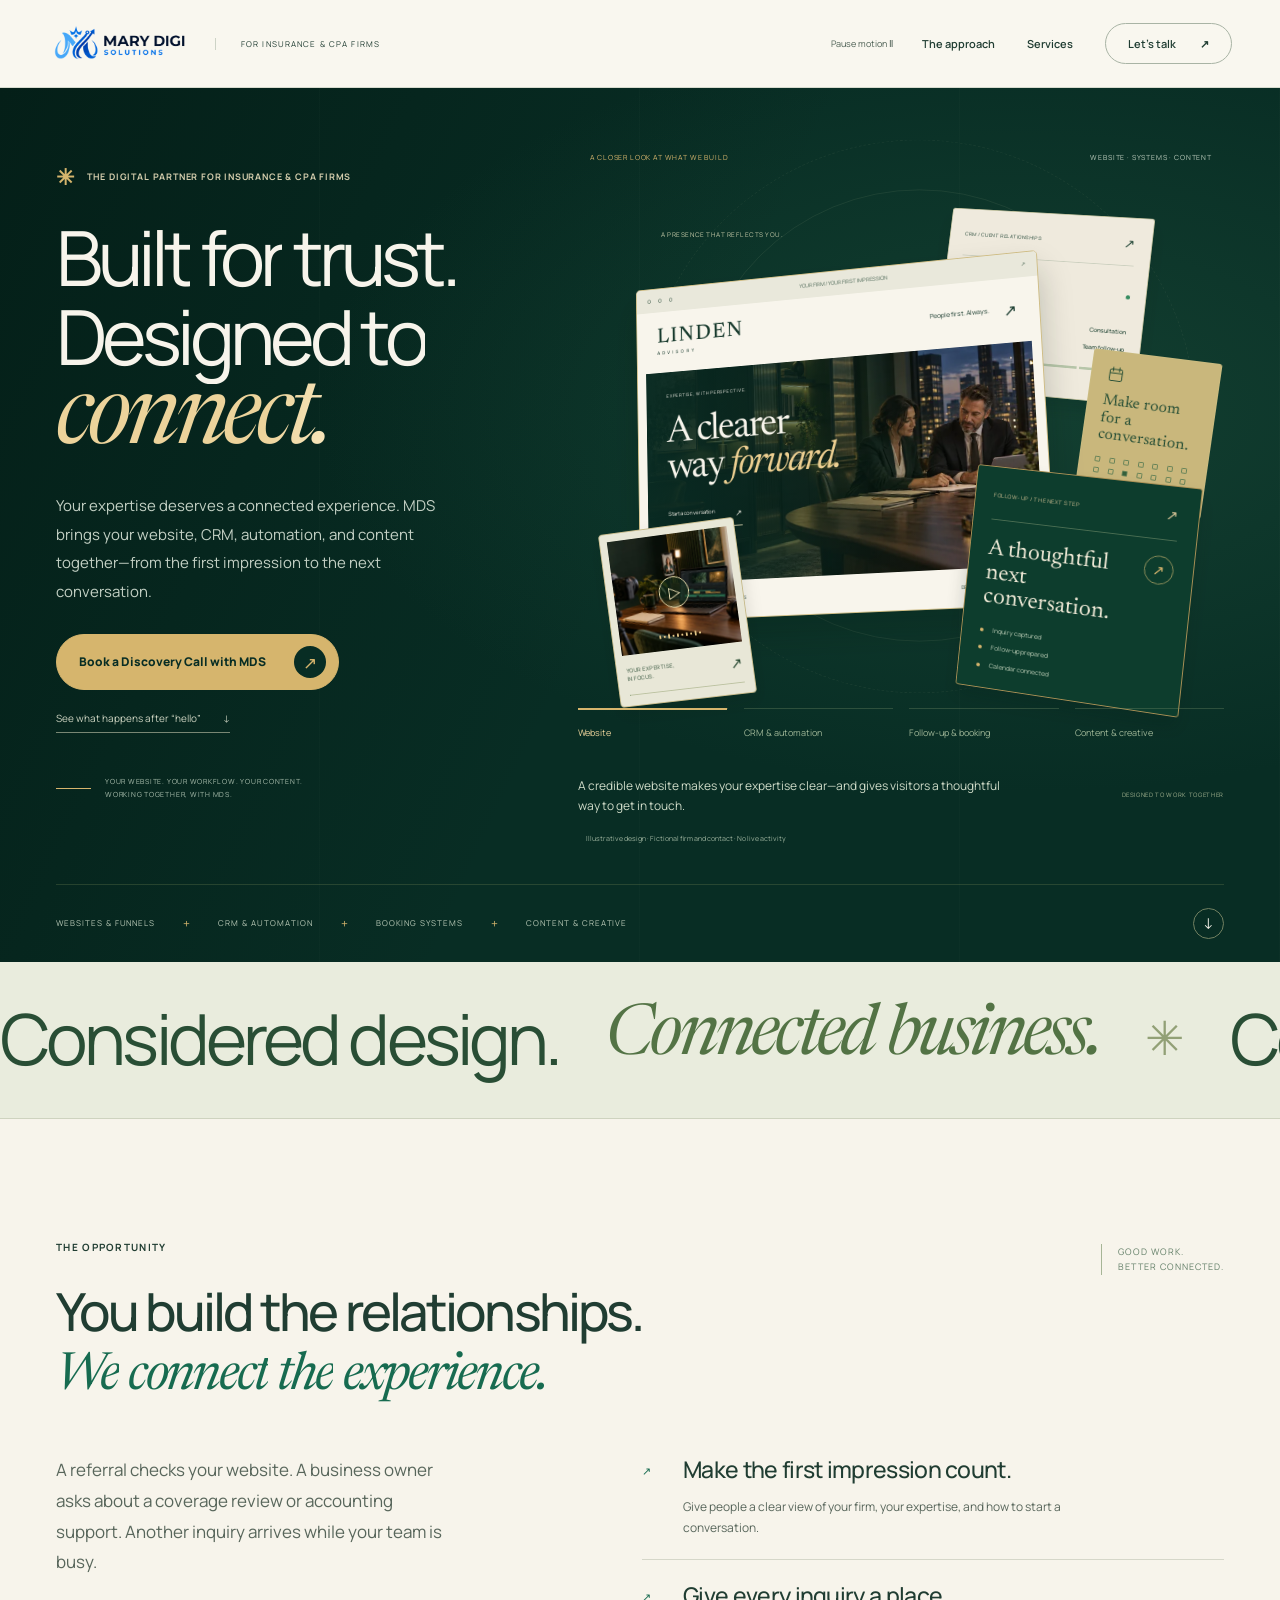
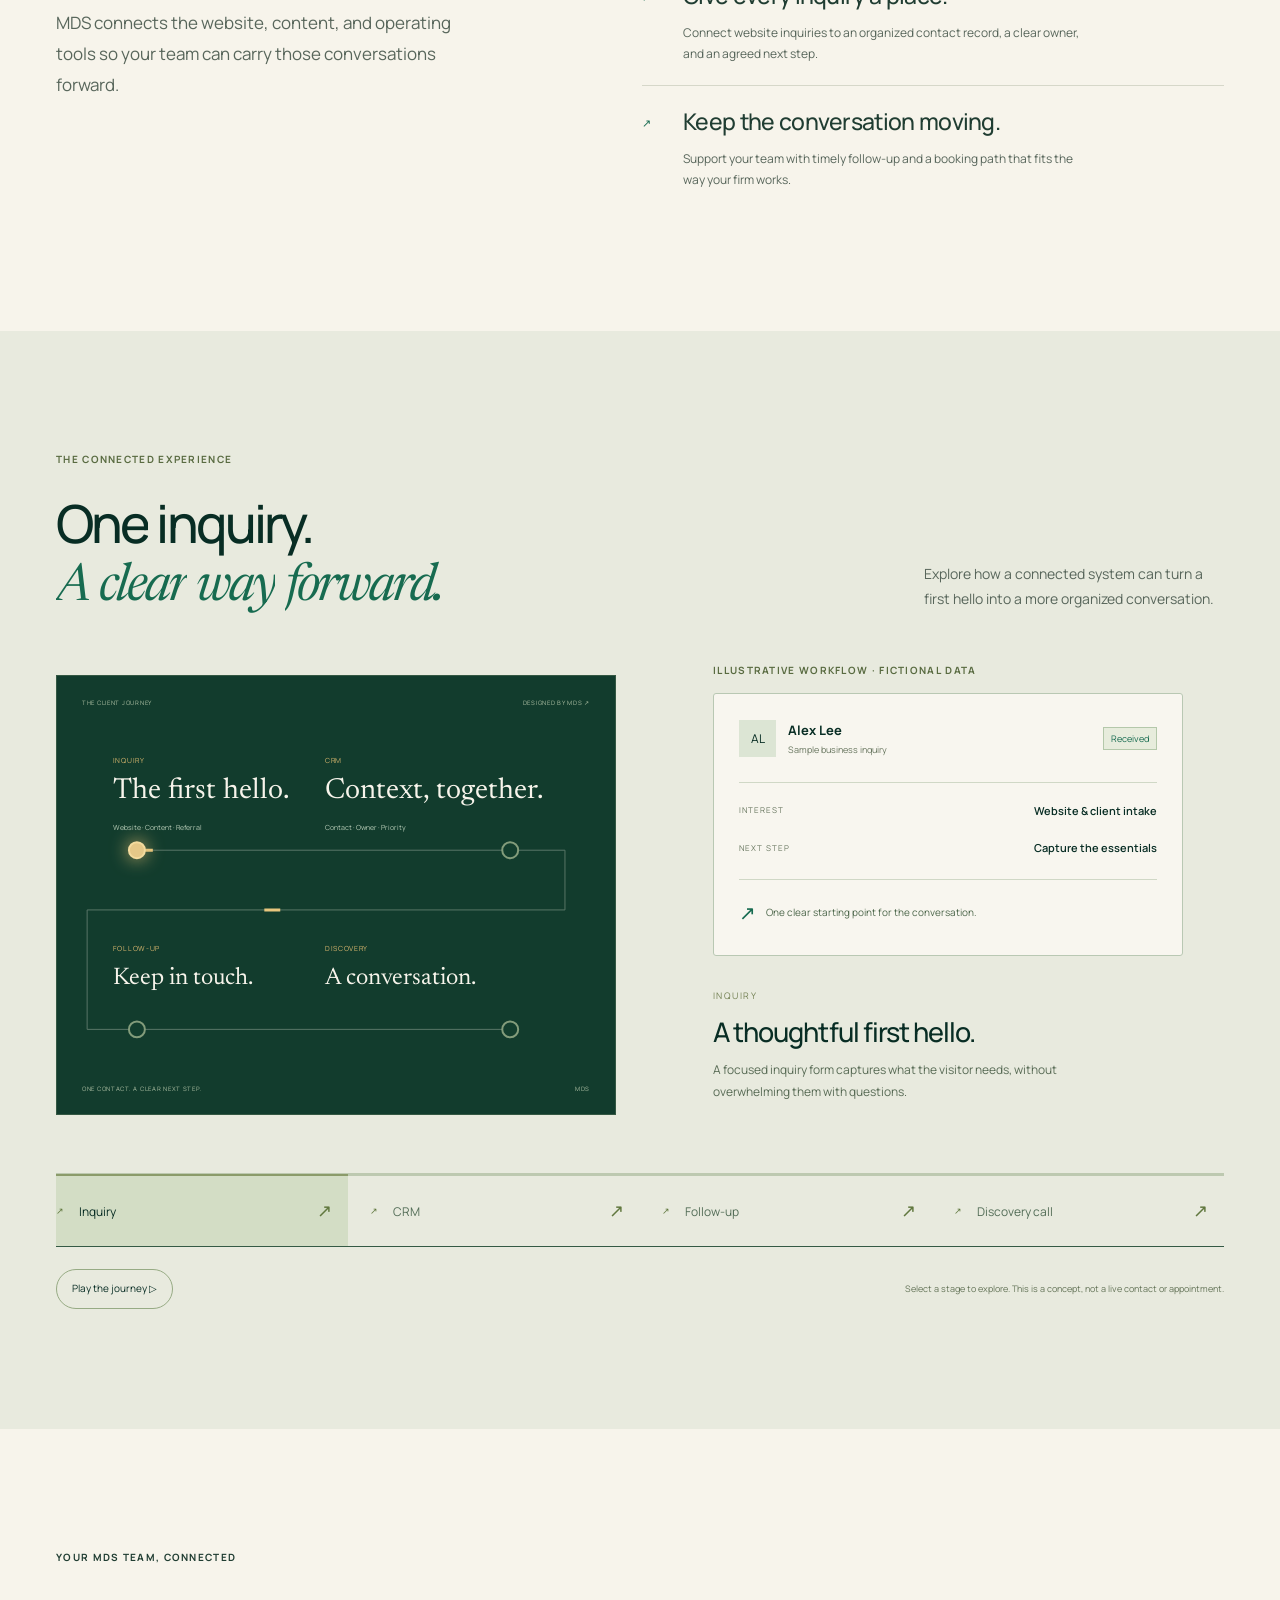
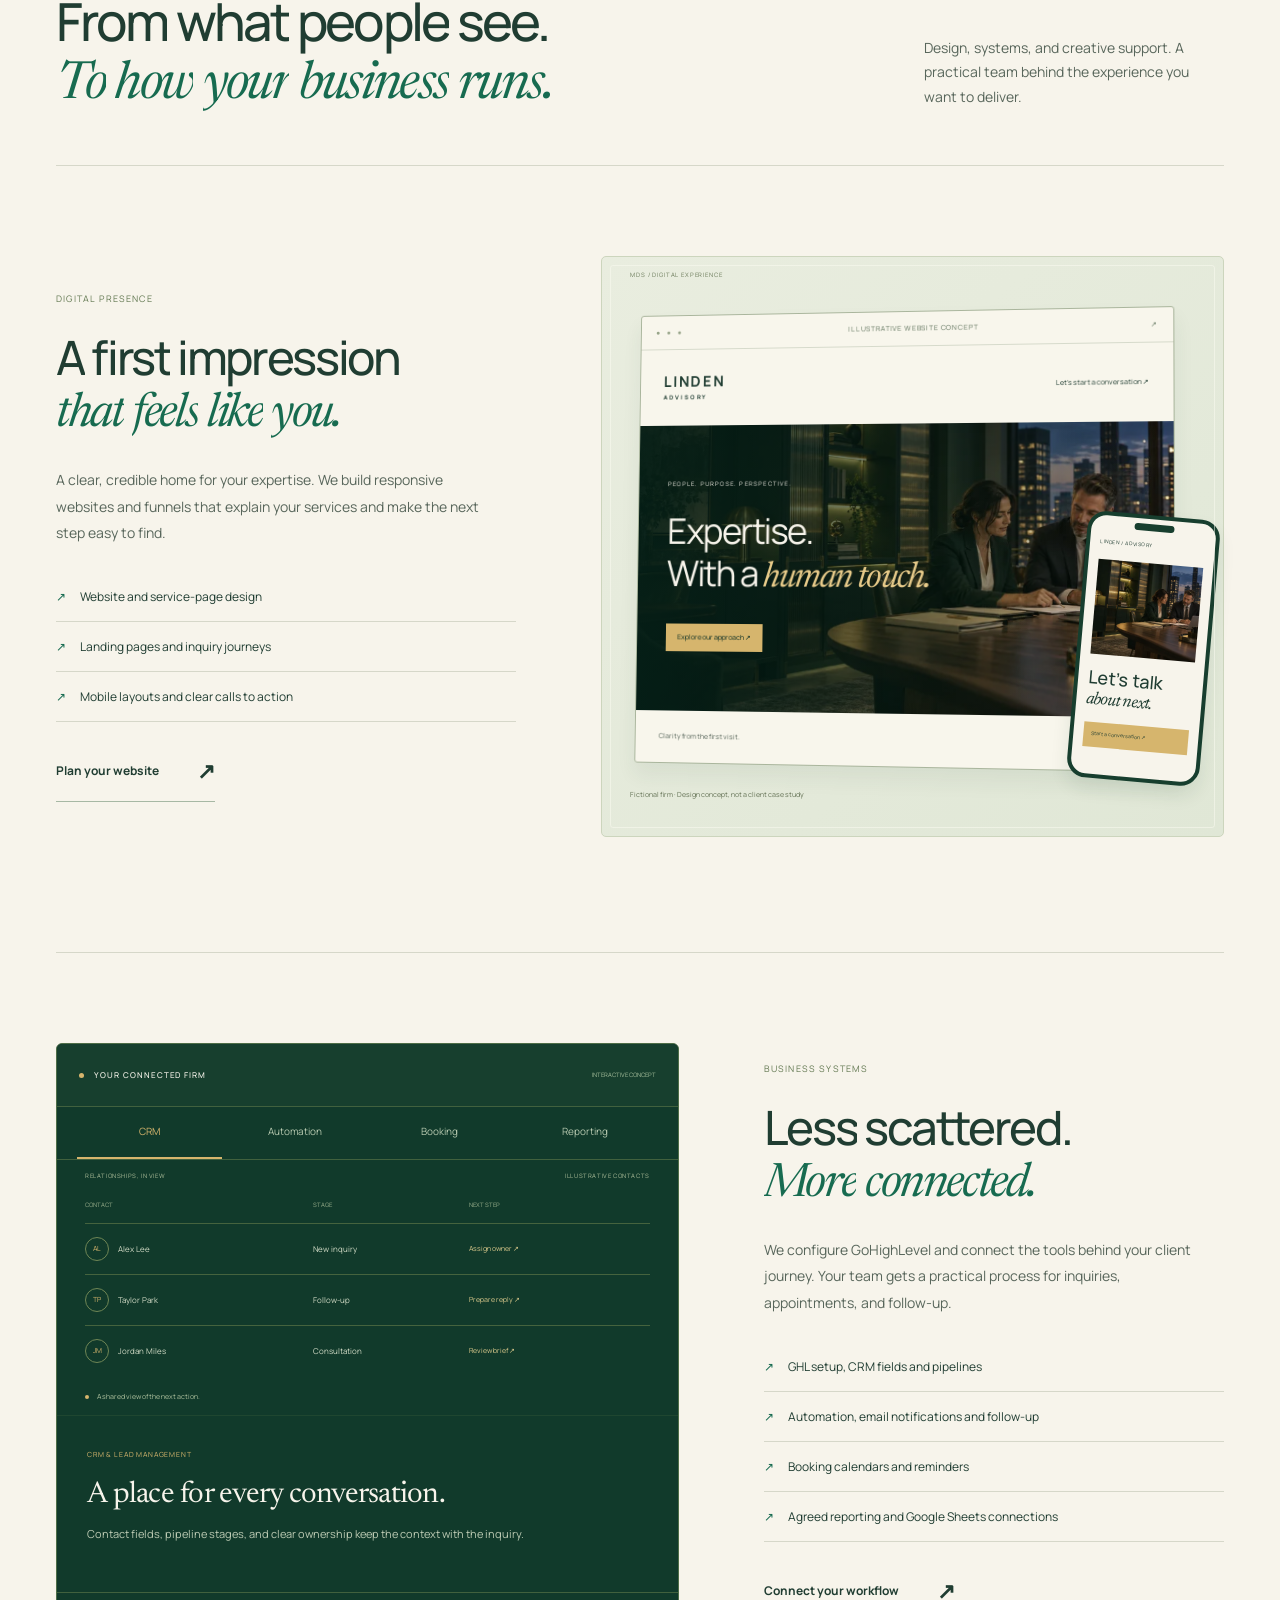
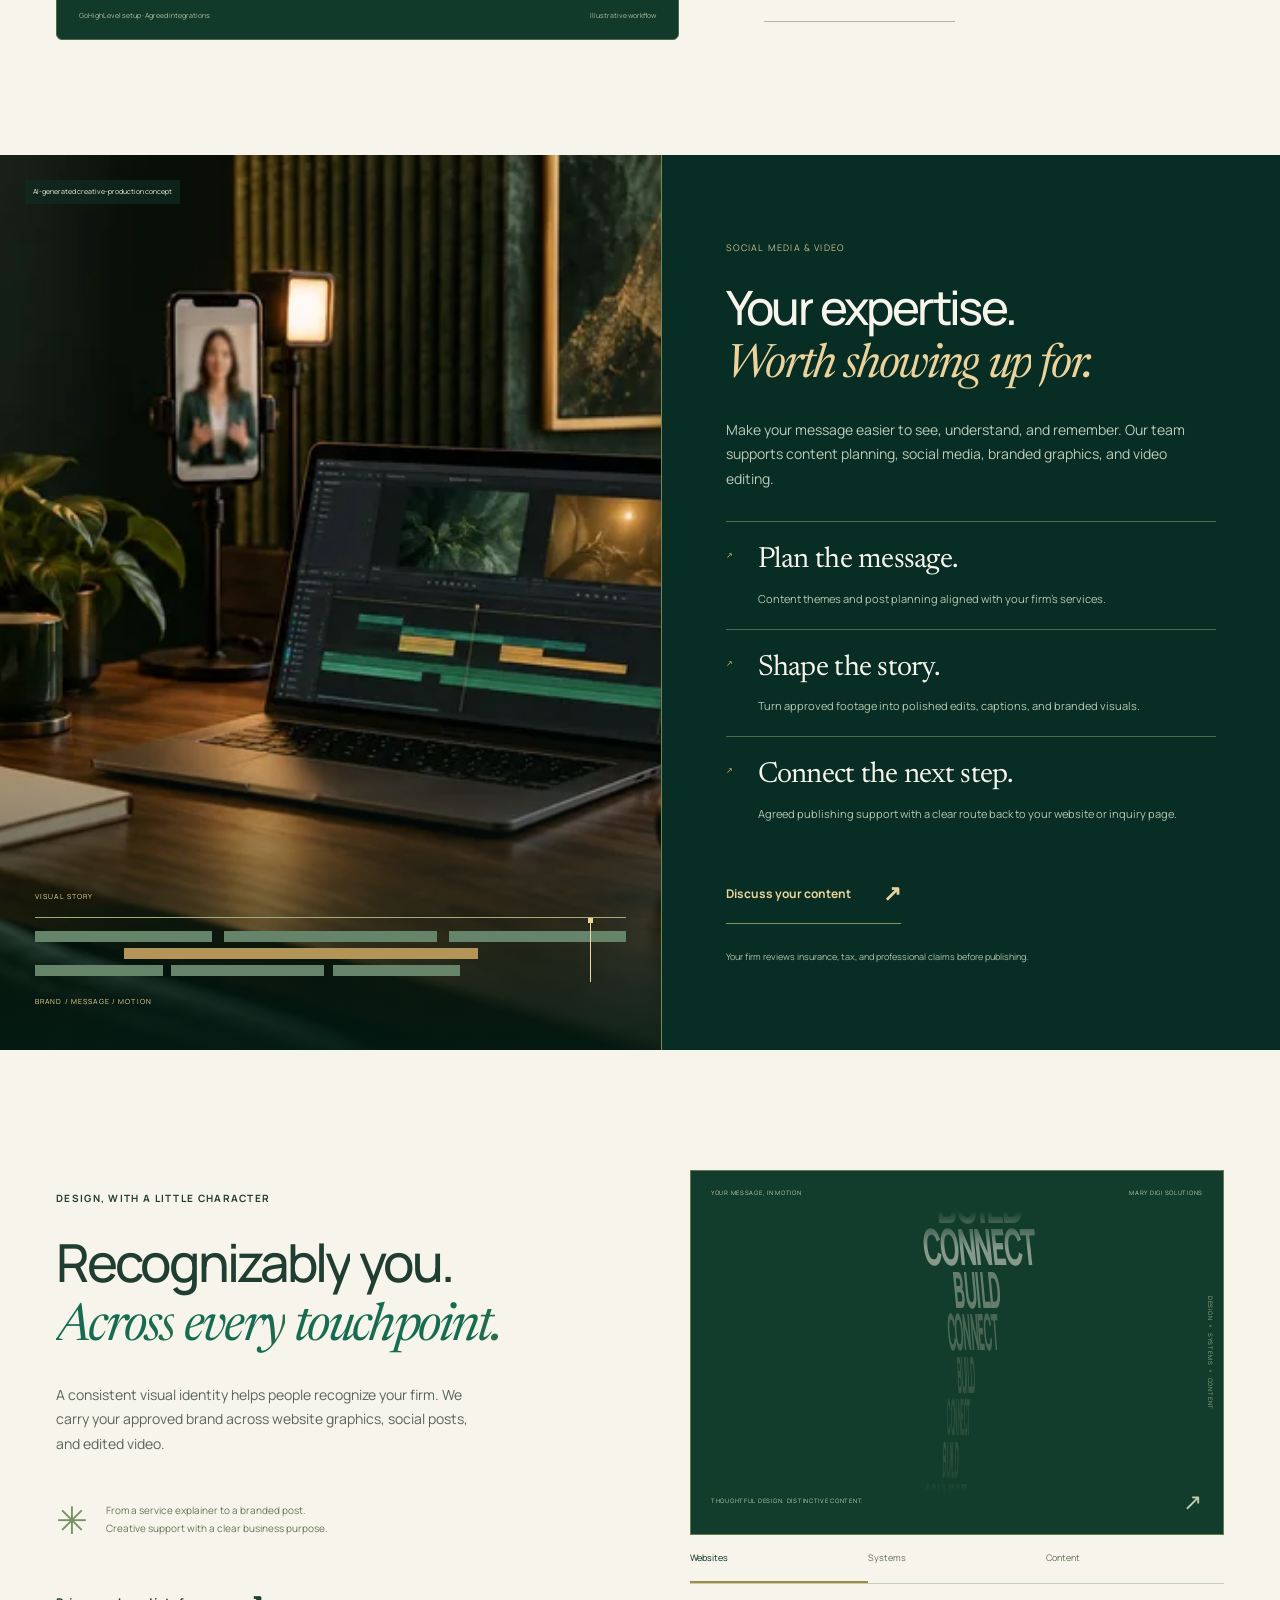
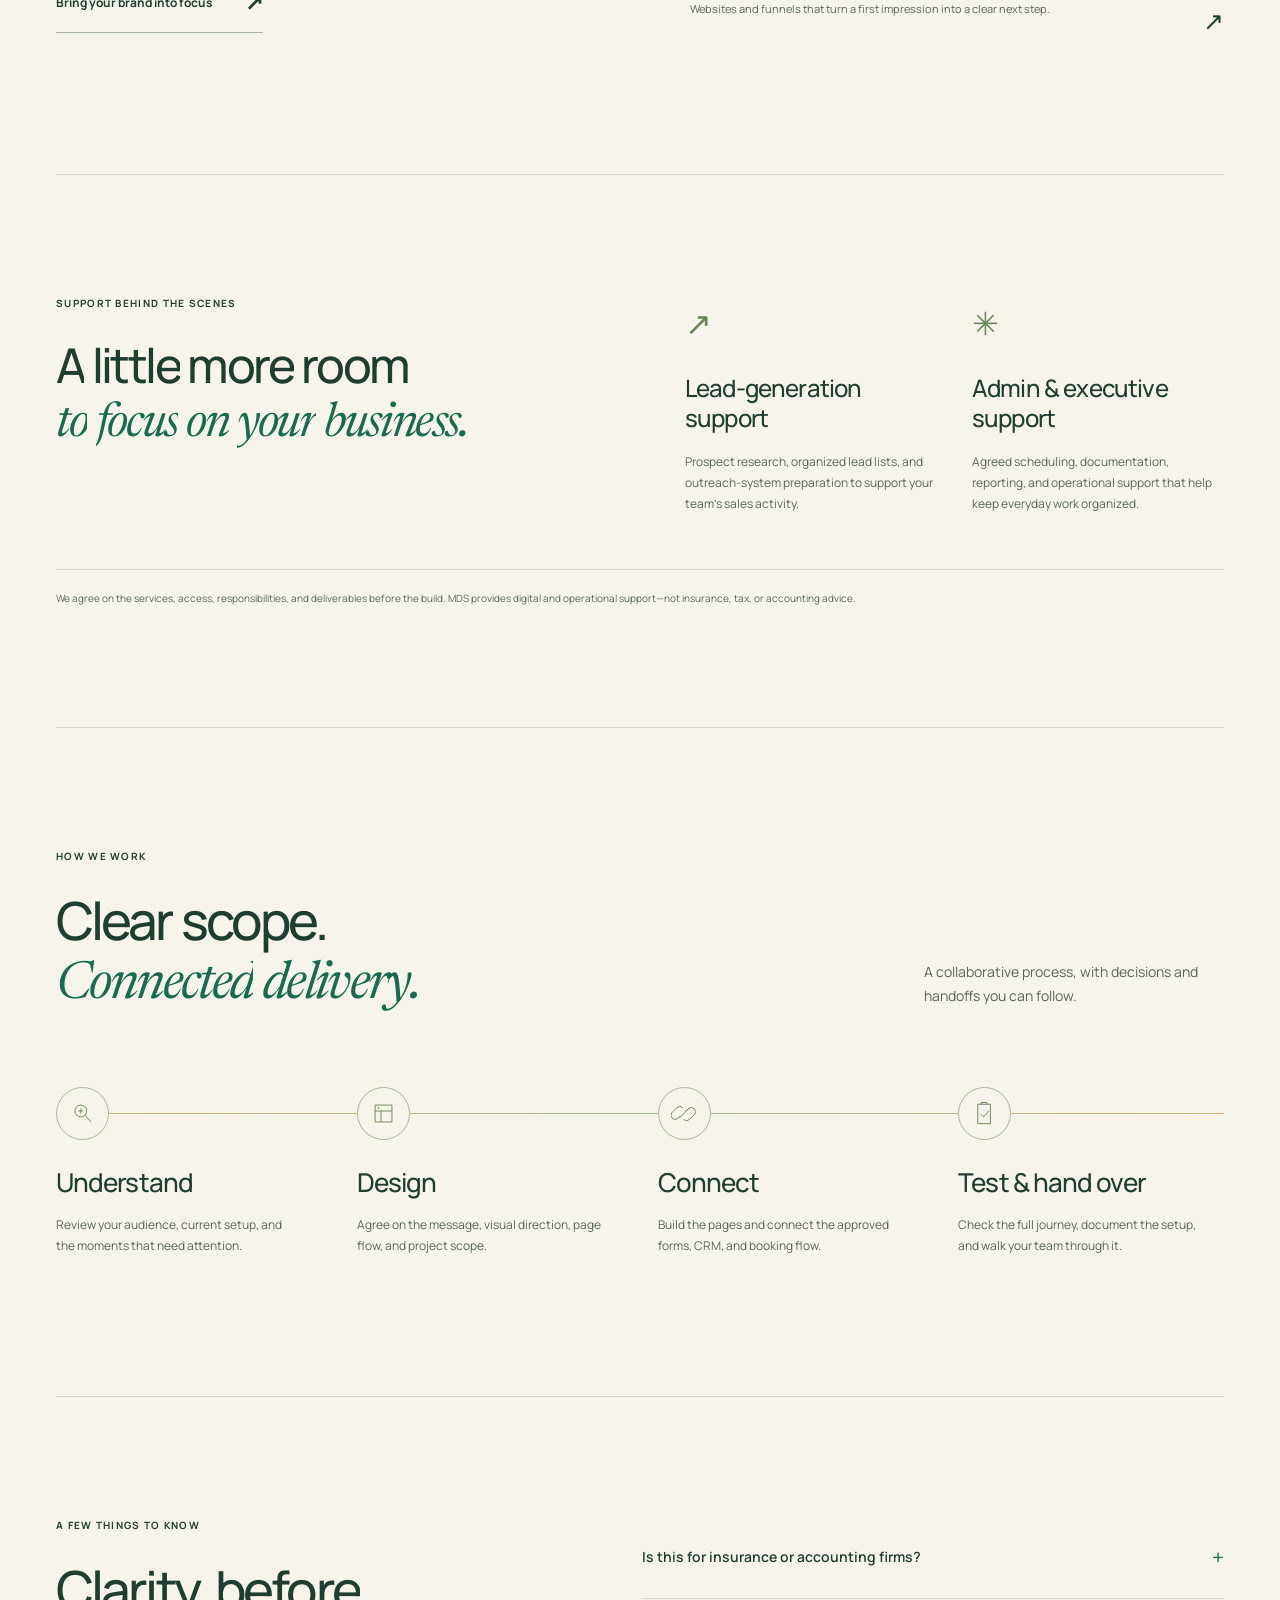
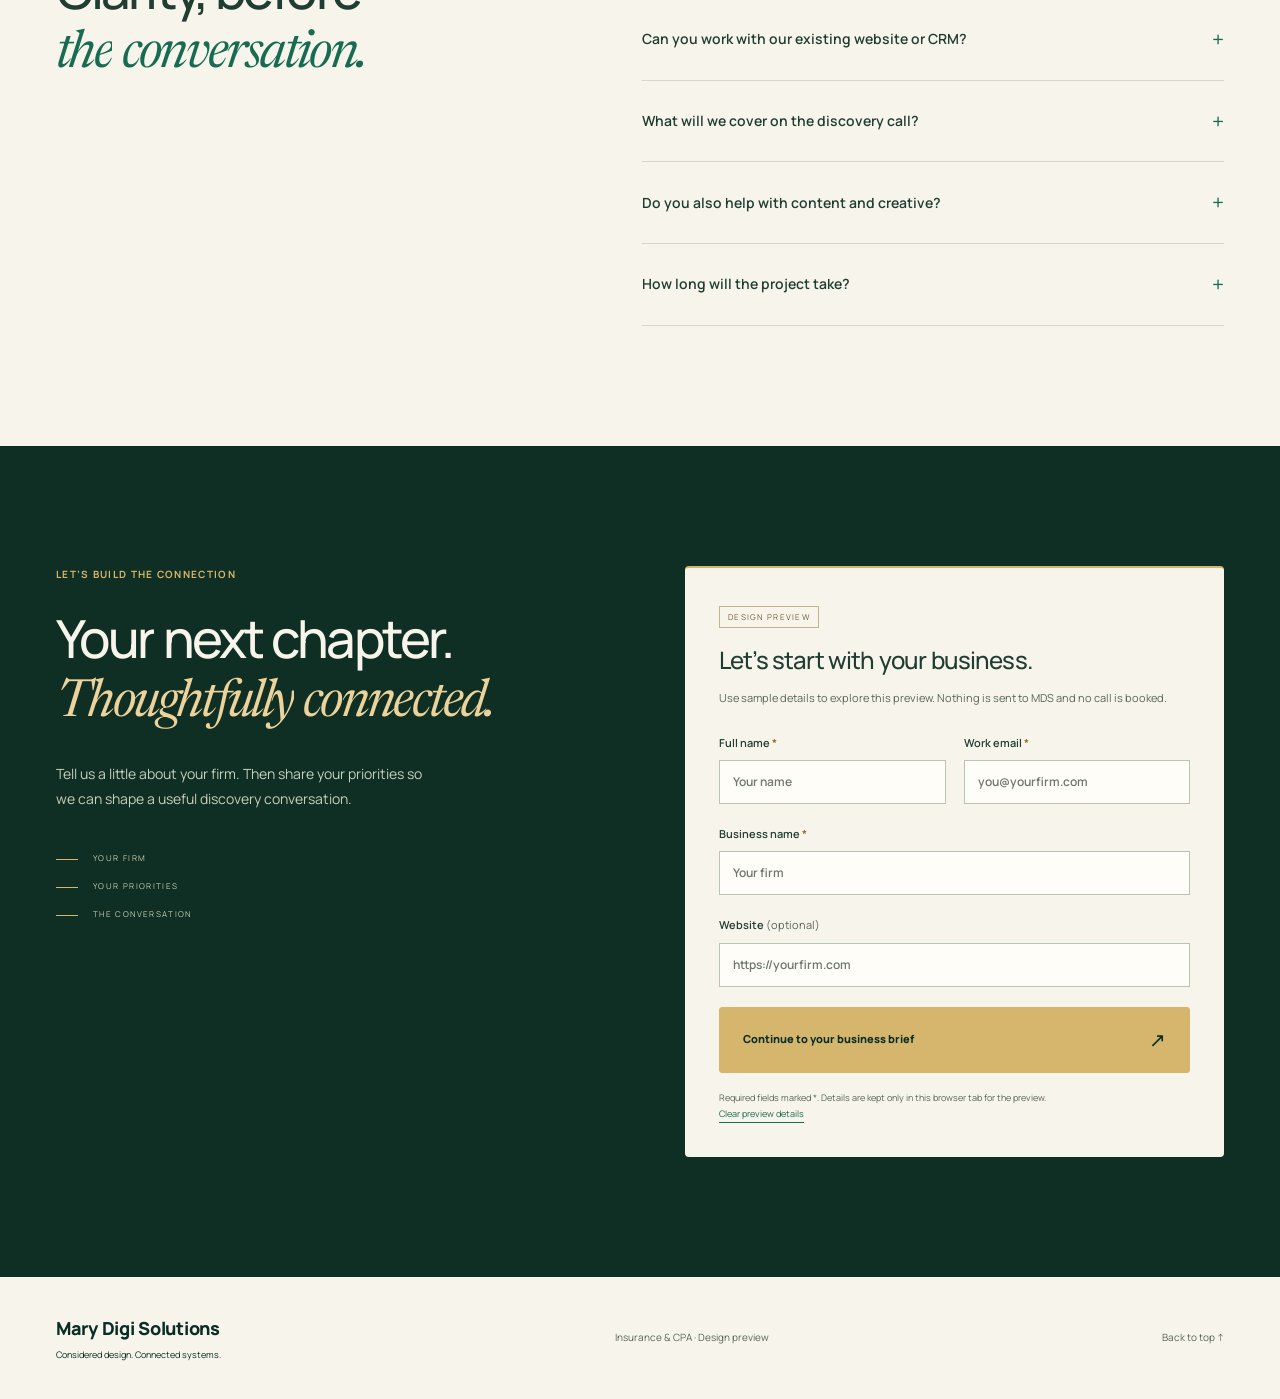
<file: index.html>
<!doctype html>
<html lang="en">
<head>
  <meta charset="utf-8"><meta name="viewport" content="width=device-width, initial-scale=1">
  <title>Insurance &amp; CPA Websites, CRM &amp; Automation | Mary Digi Solutions</title>
  <meta name="description" content="Considered websites, connected CRM, and purposeful automation for insurance and accounting professionals. Explore your next project with Mary Digi Solutions.">
  <meta name="theme-color" content="#082d24">
  <link rel="icon" href="assets/icons/spark.svg" type="image/svg+xml">
  <link rel="preconnect" href="https://fonts.googleapis.com"><link rel="preconnect" href="https://fonts.gstatic.com" crossorigin>
  <link href="https://fonts.googleapis.com/css2?family=Manrope:wght@400;500;600;700;800&family=Newsreader:ital,opsz,wght@0,6..72,400;0,6..72,500;1,6..72,400;1,6..72,500&display=swap" rel="stylesheet">
  <link rel="stylesheet" href="assets/css/styles.css?v=2"><link rel="stylesheet" href="assets/css/atelier.css?v=6.1">
  <script src="assets/js/main.js?v=3" defer></script><script src="assets/js/experience.js?v=6.1" defer></script><script src="assets/js/motion-director.js?v=6.1" defer></script><script src="assets/js/workflow.js" defer></script><script src="assets/js/funnel-flow.js" defer></script>
</head>
<body class="landing-motion">
<a class="skip-link" href="#main">Skip to content</a>
<header class="site-header">
  <a class="brand" href="index.html" aria-label="Mary Digi Solutions home"><img src="assets/images/mds-logo.png" alt="Mary Digi Solutions" width="780" height="323"></a>
  <span class="header-label">FOR INSURANCE &amp; CPA FIRMS</span><button class="header-motion" data-motion-toggle hidden aria-pressed="false" type="button">Pause motion Ⅱ</button>
  <button class="menu-toggle" aria-controls="navigation" aria-expanded="false" hidden>Menu <span aria-hidden="true">+</span></button>
  <nav id="navigation" aria-label="Main navigation"><a href="#approach">The approach</a><a href="#services">Services</a><a class="header-cta" href="#discovery">Let’s talk <span aria-hidden="true">↗</span></a></nav>
</header>
<main id="main">



  <section class="atelier-hero" aria-labelledby="hero-heading" data-motion-surface>
    <div class="atelier-grid shell">
      <div class="atelier-copy">
        <p class="eyebrow"><span class="small-star" aria-hidden="true">✳</span> THE DIGITAL PARTNER FOR INSURANCE &amp; CPA FIRMS</p>
        <h1 id="hero-heading" data-reveal>Built for trust.<br>Designed to<br><em>connect.</em></h1>
        <p class="atelier-description">Your expertise deserves a connected experience. MDS brings your website, CRM, automation, and content together—from the first impression to the next conversation.</p>
        <a class="button atelier-cta" href="#discovery">Book a Discovery Call with MDS <span aria-hidden="true">↗</span></a>
        <a class="atelier-secondary" href="#workflow">See what happens after “hello” <span aria-hidden="true">↓</span></a>
        <div class="atelier-signature"><span class="signature-line" aria-hidden="true"></span><p>YOUR WEBSITE. YOUR WORKFLOW. YOUR CONTENT.<br>WORKING TOGETHER, WITH MDS.</p></div>
      </div>
      <div class="firm-experience" data-firm-experience data-view="presence">
        <div class="scene-heading"><span>A CLOSER LOOK AT WHAT WE BUILD</span><span>WEBSITE · SYSTEMS · CONTENT</span></div>
        <div class="firm-viewport">
          <div class="firm-scene" aria-hidden="true">
            <div class="scene-orbit orbit-one"></div><div class="scene-orbit orbit-two"></div>
            <svg class="scene-wires" viewBox="0 0 700 580" fill="none"><path d="M180 330V460H546V326M340 128H560V237" stroke="#b99752" stroke-opacity=".6"/><path class="scene-tracer" d="M180 330V460H546V326M340 128H560V237" stroke="#f8df9d" stroke-width="2" stroke-dasharray="22 900"/><circle cx="180" cy="460" r="4" fill="#d6b56d"/><circle cx="560" cy="128" r="4" fill="#d6b56d"/></svg>
            <div class="scene-browser scene-layer">
              <div class="scene-chrome"><span>◦ ◦ ◦</span><span>YOUR FIRM / YOUR FIRST IMPRESSION</span><span>↗</span></div>
              <div class="scene-site-nav"><strong>LINDEN <small>ADVISORY</small></strong><span>People first. Always.</span><b>↗</b></div>
              <div class="scene-site-hero"><img src="assets/images/advisory-office-v2-768.webp" alt="" width="768" height="512" fetchpriority="high"><div><small>EXPERTISE, WITH PERSPECTIVE.</small><strong>A clearer<br>way <em>forward.</em></strong><span>Start a conversation <b>↗</b></span></div></div>
              <div class="scene-site-foot"><span>INSURANCE &amp; ACCOUNTING PROFESSIONALS</span><i>DESIGNED AROUND YOUR FIRM</i></div>
            </div>
            <div class="scene-contact scene-layer"><div class="mini-heading"><span>CRM / CLIENT RELATIONSHIPS</span><span>↗</span></div><div class="mini-person"><span>AL</span><div><strong>Alex Lee</strong><small>Sample inquiry</small></div><i></i></div><div class="mini-field"><span>INTEREST</span><strong>Consultation</strong></div><div class="mini-field"><span>NEXT ACTION</span><strong>Team follow-up</strong></div><div class="mini-pipeline"><i></i><i></i><i></i><i></i></div><span class="mini-note">Context stays with the conversation.</span></div>
            <div class="scene-message scene-layer"><div class="mini-heading"><span>FOLLOW-UP / THE NEXT STEP</span><span>↗</span></div><div class="message-symbol">↗</div><strong>A thoughtful<br>next conversation.</strong><div class="message-timeline"><span><i></i>Inquiry captured</span><span><i></i>Follow-up prepared</span><span><i></i>Calendar connected</span></div></div>
            <div class="scene-content scene-layer"><div class="content-film"><img src="assets/images/content-studio-v2-768.webp" alt="" width="768" height="512"><span class="film-play">▷</span><div class="film-bars"><i></i><i></i><i></i><i></i><i></i><i></i><i></i><i></i><i></i><i></i></div></div><div class="content-film-caption"><span>YOUR EXPERTISE,<br>IN FOCUS.</span><i>↗</i></div><div class="film-progress"><i></i></div></div>
            <div class="scene-calendar scene-layer"><div class="calendar-icon"><svg viewBox="0 0 24 24" fill="none"><rect x="4" y="6" width="16" height="15" rx="2"/><path d="M8 3v6m8-6v6M4 11h16"/></svg></div><strong>Make room<br>for a conversation.</strong><div class="calendar-dots"><i></i><i></i><i></i><i></i><i></i><i></i><i></i><i></i><i></i><i></i><i></i><i></i><i></i><i></i></div><small>BOOKING SYSTEMS</small></div>
            <span class="scene-coordinate coordinate-a">A PRESENCE THAT REFLECTS YOU.</span>
          </div>
        </div>
        <ol class="firm-chapters" aria-label="Services shown in the automatic illustration"><li class="is-active" aria-current="true" data-firm-chapter="presence"><span>Website</span><i aria-hidden="true"></i></li><li data-firm-chapter="systems"><span>CRM &amp; automation</span><i aria-hidden="true"></i></li><li data-firm-chapter="followup"><span>Follow-up &amp; booking</span><i aria-hidden="true"></i></li><li data-firm-chapter="content"><span>Content &amp; creative</span><i aria-hidden="true"></i></li></ol>
        <div id="firm-panel" class="firm-caption"><p data-firm-copy>A credible website makes your expertise clear—and gives visitors a thoughtful way to get in touch.</p><span class="scene-autoplay-note" aria-hidden="true">DESIGNED TO WORK TOGETHER</span></div>
        <p class="concept-disclosure">Illustrative design · Fictional firm and contact · No live activity</p>
      </div>
    </div>
    <div class="atelier-bottom shell"><span>WEBSITES &amp; FUNNELS</span><i>+</i><span>CRM &amp; AUTOMATION</span><i>+</i><span>BOOKING SYSTEMS</span><i>+</i><span>CONTENT &amp; CREATIVE</span><a href="#approach" aria-label="Explore the MDS approach">↓</a></div>
  </section>

<div class="type-ribbon" data-motion-surface role="img" aria-label="Considered design. Connected business."><div class="type-ribbon-track" aria-hidden="true"><div class="type-ribbon-group"><span>Considered design.</span><em>Connected business.</em><i>✳</i></div><div class="type-ribbon-group"><span>Considered design.</span><em>Connected business.</em><i>✳</i></div></div></div>
  <section class="section shell approach" id="approach" aria-labelledby="approach-title">
    <div class="section-intro"><p class="eyebrow">THE OPPORTUNITY</p><span class="opportunity-mark" aria-hidden="true">Good work.<br>Better connected.</span><h2 id="approach-title" data-reveal>You build the relationships.<br><em>We connect the experience.</em></h2></div>
    <div class="approach-grid"><p class="lead">A referral checks your website. A business owner asks about a coverage review or accounting support. Another inquiry arrives while your team is busy.<br><br>MDS connects the website, content, and operating tools so your team can carry those conversations forward.</p>
      <div class="editorial-list">
        <article><span aria-hidden="true">↗</span><div><h3>Make the first impression count.</h3><p>Give people a clear view of your firm, your expertise, and how to start a conversation.</p></div></article>
        <article><span aria-hidden="true">↗</span><div><h3>Give every inquiry a place.</h3><p>Connect website inquiries to an organized contact record, a clear owner, and an agreed next step.</p></div></article>
        <article><span aria-hidden="true">↗</span><div><h3>Keep the conversation moving.</h3><p>Support your team with timely follow-up and a booking path that fits the way your firm works.</p></div></article>
      </div>
    </div>
  </section>

  <section class="journey section" id="workflow" aria-labelledby="journey-title">
    <div class="shell">
      <div class="split-heading"><div><p class="eyebrow">THE CONNECTED EXPERIENCE</p><h2 id="journey-title" data-reveal>One inquiry.<br><em>A clear way forward.</em></h2></div><p>Explore how a connected system can turn a first hello into a more organized conversation.</p></div>
      <div class="journey-stage">
        <div class="journey-art inquiry-map" aria-hidden="true"><div class="map-topline"><span>THE CLIENT JOURNEY</span><span>DESIGNED BY MDS ↗</span></div><svg class="connection-svg" viewBox="0 0 560 440" fill="none"><path d="M80 175H510V235H30V355H455" stroke="#597667"/><path class="signal" d="M80 175H510V235H30V355H455" stroke="#e8c67e" stroke-width="3" stroke-dasharray="16 760"/><circle class="map-node is-active" data-node="0" cx="80" cy="175" r="8"/><circle class="map-node" data-node="1" cx="455" cy="175" r="8"/><circle class="map-node" data-node="2" cx="80" cy="355" r="8"/><circle class="map-node" data-node="3" cx="455" cy="355" r="8"/></svg><div class="map-stop stop-one"><span>INQUIRY</span><strong>The first hello.</strong><small>Website · Content · Referral</small></div><div class="map-stop stop-two"><span>CRM</span><strong>Context, together.</strong><small>Contact · Owner · Priority</small></div><div class="map-stop stop-three"><span>FOLLOW-UP</span><strong>Keep in touch.</strong></div><div class="map-stop stop-four"><span>DISCOVERY</span><strong>A conversation.</strong></div><div class="map-bottomline"><span>ONE CONTACT. A CLEAR NEXT STEP.</span><span>MDS</span></div></div><div class="journey-detail"><p class="eyebrow demo-label">ILLUSTRATIVE WORKFLOW · FICTIONAL DATA</p>
          <div class="record-card"><div class="record-top"><span class="record-monogram" aria-hidden="true">AL</span><div><strong>Alex Lee</strong><small>Sample business inquiry</small></div><span class="status" data-record-status>Received</span></div><div class="record-line"><span>INTEREST</span><strong>Website &amp; client intake</strong></div><div class="record-line"><span>NEXT STEP</span><strong data-record-next>Capture the essentials</strong></div><div class="record-event"><span aria-hidden="true">↗</span><span data-record-event>One clear starting point for the conversation.</span></div></div>
          <div class="workflow-copy" id="workflow-panel" tabindex="0" role="tabpanel" aria-labelledby="stage-0"><span class="step-number" data-step-number>INQUIRY</span><h3 data-step-title>A thoughtful first hello.</h3><p data-step-copy>A focused inquiry form captures what the visitor needs, without overwhelming them with questions.</p></div>
        </div>
      </div>
      <div class="journey-tabs" role="tablist" aria-label="Inquiry workflow"><button id="stage-0" role="tab" aria-controls="workflow-panel" aria-selected="true" tabindex="0" data-stage="0"><span aria-hidden="true">↗</span> Inquiry <i aria-hidden="true">↗</i></button><button id="stage-1" role="tab" aria-controls="workflow-panel" aria-selected="false" tabindex="-1" data-stage="1"><span aria-hidden="true">↗</span> CRM <i aria-hidden="true">↗</i></button><button id="stage-2" role="tab" aria-controls="workflow-panel" aria-selected="false" tabindex="-1" data-stage="2"><span aria-hidden="true">↗</span> Follow-up <i aria-hidden="true">↗</i></button><button id="stage-3" role="tab" aria-controls="workflow-panel" aria-selected="false" tabindex="-1" data-stage="3"><span aria-hidden="true">↗</span> Discovery call <i aria-hidden="true">↗</i></button></div>
      <div class="journey-foot"><button class="journey-play" data-play-journey type="button" aria-pressed="false">Play the journey <span aria-hidden="true">▷</span></button><p>Select a stage to explore. This is a concept, not a live contact or appointment.</p><button class="motion-toggle" data-motion-toggle hidden aria-pressed="false">Pause motion <span aria-hidden="true">Ⅱ</span></button></div>
      <noscript><p>CRM organizes the contact and owner. Follow-up supports the agreed next step. The calendar lets the prospect request an available consultation time.</p></noscript>
    </div>
  </section>


  <section class="service-collection section" id="services" aria-labelledby="services-title">
    <div class="shell split-heading service-opening"><div><p class="eyebrow">YOUR MDS TEAM, CONNECTED</p><h2 id="services-title" data-reveal>From what people see.<br><em>To how your business runs.</em></h2></div><p>Design, systems, and creative support. A practical team behind the experience you want to deliver.</p></div>

    <article class="service-chapter website-chapter shell">
      <div class="chapter-copy"><span class="chapter-number">DIGITAL PRESENCE</span><h3 data-reveal>A first impression<br><em>that feels like you.</em></h3><p>A clear, credible home for your expertise. We build responsive websites and funnels that explain your services and make the next step easy to find.</p><ul class="chapter-deliverables"><li>Website and service-page design</li><li>Landing pages and inquiry journeys</li><li>Mobile layouts and clear calls to action</li></ul><a class="text-link" href="#discovery">Plan your website <span aria-hidden="true">↗</span></a></div>
      <div class="presence-exhibit" data-motion-surface>
        <div class="browser-mock"><div class="browser-bar"><span aria-hidden="true">● ● ●</span><span>ILLUSTRATIVE WEBSITE CONCEPT</span><span aria-hidden="true">↗</span></div><div class="mock-nav"><strong>LINDEN<span>ADVISORY</span></strong><span>Let’s start a conversation ↗</span></div><div class="mock-hero"><img src="assets/images/advisory-office-v2-768.webp" alt="" width="768" height="512" loading="lazy"><div><span>PEOPLE. PURPOSE. PERSPECTIVE.</span><p>Expertise.<br>With a <em>human touch.</em></p><span class="mock-button">Explore our approach ↗</span></div></div><div class="mock-bottom"><span>Clarity from the first visit.</span><span>A thoughtful next step.</span></div></div>
        <div class="phone-concept" aria-hidden="true"><div class="phone-notch"></div><small>LINDEN / ADVISORY</small><img src="assets/images/advisory-office-v2-768.webp" alt="" width="768" height="512" loading="lazy"><strong>Let’s talk<br><em>about next.</em></strong><span>Start a conversation ↗</span></div>
        <p class="exhibit-caption">Fictional firm · Design concept, not a client case study</p>
      </div>
    </article>

    <article class="service-chapter systems-chapter shell">
      <div class="system-console" data-motion-surface>
        <div class="console-top"><span class="console-dot"></span><strong>YOUR CONNECTED FIRM</strong><small>INTERACTIVE CONCEPT</small></div>
        <div class="console-tabs" role="tablist" aria-label="Explore system capabilities"><button role="tab" id="console-crm" aria-controls="console-panel" aria-selected="true" tabindex="0" data-console="crm">CRM</button><button role="tab" id="console-automation" aria-controls="console-panel" aria-selected="false" tabindex="-1" data-console="automation">Automation</button><button role="tab" id="console-booking" aria-controls="console-panel" aria-selected="false" tabindex="-1" data-console="booking">Booking</button><button role="tab" id="console-reporting" aria-controls="console-panel" aria-selected="false" tabindex="-1" data-console="reporting">Reporting</button></div>
        <div class="console-panel" id="console-panel" role="tabpanel" tabindex="0" aria-labelledby="console-crm" data-console-state="crm">
          <div class="console-visual" aria-hidden="true">
  <div class="console-screen screen-crm"><div class="screen-title"><span>RELATIONSHIPS, IN VIEW</span><span>ILLUSTRATIVE CONTACTS</span></div><div class="crm-head"><span>CONTACT</span><span>STAGE</span><span>NEXT STEP</span></div><div class="crm-row"><span><i>AL</i> Alex Lee</span><span>New inquiry</span><b>Assign owner ↗</b></div><div class="crm-row"><span><i>TP</i> Taylor Park</span><span>Follow-up</span><b>Prepare reply ↗</b></div><div class="crm-row"><span><i>JM</i> Jordan Miles</span><span>Consultation</span><b>Review brief ↗</b></div><div class="screen-note"><i></i> A shared view of the next action.</div></div>
  <div class="console-screen screen-automation"><div class="screen-title"><span>FROM TRIGGER TO NEXT STEP</span><span>ILLUSTRATIVE AUTOMATION</span></div><div class="automation-rail"><div><i>↗</i><strong>Inquiry form</strong><small>Capture agreed fields</small></div><span>→</span><div><i>↗</i><strong>CRM contact</strong><small>Create or update record</small></div><span>→</span><div><i>↗</i><strong>Team notified</strong><small>Assign the next action</small></div></div><div class="automation-branch"><span>↳</span> Follow-up email <i>Based on your approved workflow</i></div></div>
  <div class="console-screen screen-booking"><div class="screen-title"><span>MAKE SPACE FOR THE CONVERSATION</span><span>SAMPLE CALENDAR</span></div><div class="calendar-strip"><div><span>MON</span><b>21</b></div><div><span>TUE</span><b>22</b></div><div class="sample-day"><span>WED</span><b>23</b></div><div><span>THU</span><b>24</b></div><div><span>FRI</span><b>25</b></div></div><div class="calendar-preview-times"><span>09:00 AM</span><span>11:00 AM</span><span>02:00 PM</span></div><div class="screen-note">Illustrative availability · No appointment can be booked here.</div></div>
  <div class="console-screen screen-reporting"><div class="screen-title"><span>THE DETAILS YOUR TEAM NEEDS</span><span>AGREED FIELD MAPPING</span></div><div class="report-row"><span>Contact &amp; business</span><i>CRM record</i><b>→</b><span>Shared contact log</span></div><div class="report-row"><span>Inquiry source</span><i>Form field</i><b>→</b><span>Source visibility</span></div><div class="report-row"><span>Owner &amp; next action</span><i>Pipeline</i><b>→</b><span>Team follow-up view</span></div><div class="screen-note">Map agreed fields to reporting views or Google Sheets.</div></div>
  <span class="sr-only" data-console-a>New inquiry</span><span class="sr-only" data-console-b>Clear ownership</span>
</div>
          <div class="console-caption"><span data-console-label>CRM &amp; LEAD MANAGEMENT</span><h4 data-console-title>A place for every conversation.</h4><p data-console-copy>Contact fields, pipeline stages, and clear ownership keep the context with the inquiry.</p></div>
        </div><div class="console-foot"><span>GoHighLevel setup · Agreed integrations</span><span>Illustrative workflow</span></div>
      </div>
      <div class="chapter-copy"><span class="chapter-number">BUSINESS SYSTEMS</span><h3 data-reveal>Less scattered.<br><em>More connected.</em></h3><p>We configure GoHighLevel and connect the tools behind your client journey. Your team gets a practical process for inquiries, appointments, and follow-up.</p><ul class="chapter-deliverables"><li>GHL setup, CRM fields and pipelines</li><li>Automation, email notifications and follow-up</li><li>Booking calendars and reminders</li><li>Agreed reporting and Google Sheets connections</li></ul><a class="text-link" href="#discovery">Connect your workflow <span aria-hidden="true">↗</span></a></div>
    </article>
  </section>

  <section class="creative-section" aria-labelledby="creative-title">
    <div class="creative-image" data-image-drift data-motion-surface><img src="assets/images/content-studio-v2.webp" srcset="assets/images/content-studio-v2-768.webp 768w, assets/images/content-studio-v2.webp 1536w" sizes="(max-width:800px) 100vw, 56vw" alt="Illustrative professional recording and editing workspace with camera, smartphone and video timeline" width="1536" height="1024" loading="lazy"><span class="image-credit">AI-generated creative-production concept</span><div class="edit-strip" aria-hidden="true"><span>VISUAL STORY</span><div class="edit-tracks"><i></i><i></i><i></i><b></b></div><span>BRAND / MESSAGE / MOTION</span></div></div>
    <div class="creative-copy"><span class="chapter-number">SOCIAL MEDIA &amp; VIDEO</span><h2 id="creative-title" data-reveal>Your expertise.<br><em>Worth showing up for.</em></h2><p>Make your message easier to see, understand, and remember. Our team supports content planning, social media, branded graphics, and video editing.</p><div class="creative-steps"><div><span aria-hidden="true">↗</span><h3>Plan the message.</h3><p>Content themes and post planning aligned with your firm’s services.</p></div><div><span aria-hidden="true">↗</span><h3>Shape the story.</h3><p>Turn approved footage into polished edits, captions, and branded visuals.</p></div><div><span aria-hidden="true">↗</span><h3>Connect the next step.</h3><p>Agreed publishing support with a clear route back to your website or inquiry page.</p></div></div><a class="text-link" href="#discovery">Discuss your content <span aria-hidden="true">↗</span></a><small>Your firm reviews insurance, tax, and professional claims before publishing.</small></div>
  </section>

<section class="creative-lab section shell" data-motion-surface aria-labelledby="lab-title"><div class="lab-copy"><p class="eyebrow">DESIGN, WITH A LITTLE CHARACTER</p><h2 id="lab-title" data-reveal>Recognizably you.<br><em>Across every touchpoint.</em></h2><p>A consistent visual identity helps people recognize your firm. We carry your approved brand across website graphics, social posts, and edited video.</p><div class="lab-note"><span>✳</span><p>From a service explainer to a branded post.<br>Creative support with a clear business purpose.</p></div><a class="text-link" href="#discovery">Bring your brand into focus <span aria-hidden="true">↗</span></a></div>    <div class="hero-type-feature lab-type-feature">
      <div class="tower-canvas" data-type-tower aria-label="Animated typography illustrating MDS services" role="img">
        <div class="tower-meta" aria-hidden="true"><span>YOUR MESSAGE, IN MOTION</span><span>MARY DIGI SOLUTIONS</span></div>
        <div class="tower-stack" aria-hidden="true"><div class="tower-row" data-tower-row><span>BUILD</span></div>
<div class="tower-row" data-tower-row><span>CONNECT</span></div>
<div class="tower-row" data-tower-row><span>BUILD</span></div>
<div class="tower-row" data-tower-row><span>CONNECT</span></div>
<div class="tower-row" data-tower-row><span>BUILD</span></div>
<div class="tower-row" data-tower-row><span>CONNECT</span></div>
<div class="tower-row" data-tower-row><span>BUILD</span></div>
<div class="tower-row" data-tower-row><span>CONNECT</span></div>
<div class="tower-row" data-tower-row><span>BUILD</span></div>
<div class="tower-row" data-tower-row><span>CONNECT</span></div>
<div class="tower-row" data-tower-row><span>BUILD</span></div>
<div class="tower-row" data-tower-row><span>CONNECT</span></div></div>
        <span class="tower-side-label" aria-hidden="true">DESIGN × SYSTEMS × CONTENT</span>
        <div class="tower-bottom-meta" aria-hidden="true"><span>THOUGHTFUL DESIGN. DISTINCTIVE CONTENT.</span><span>↗</span></div>
      </div>
      <div class="hero-service-tabs" role="tablist" aria-label="Explore what MDS brings"><button id="hero-presence" data-hero-service="presence" role="tab" aria-controls="hero-service-panel" aria-selected="true" tabindex="0">Websites</button><button id="hero-systems" data-hero-service="systems" role="tab" aria-controls="hero-service-panel" aria-selected="false" tabindex="-1">Systems</button><button id="hero-content" data-hero-service="content" role="tab" aria-controls="hero-service-panel" aria-selected="false" tabindex="-1">Content</button></div>
      <div class="hero-service-panel" id="hero-service-panel" role="tabpanel" aria-labelledby="hero-presence" tabindex="0"><p data-hero-description>Websites and funnels that turn a first impression into a clear next step.</p><a href="#services" aria-label="Explore MDS services">↗</a></div>
    </div>
</section>
  <section class="support-section shell section" aria-labelledby="support-title"><div><p class="eyebrow">SUPPORT BEHIND THE SCENES</p><h2 id="support-title" data-reveal>A little more room<br><em>to focus on your business.</em></h2></div><div class="support-columns"><article><span class="support-symbol" aria-hidden="true">↗</span><h3>Lead-generation support</h3><p>Prospect research, organized lead lists, and outreach-system preparation to support your team’s sales activity.</p></article><article><span class="support-symbol" aria-hidden="true">✳</span><h3>Admin &amp; executive support</h3><p>Agreed scheduling, documentation, reporting, and operational support that help keep everyday work organized.</p></article></div><p class="scope-note">We agree on the services, access, responsibilities, and deliverables before the build. MDS provides digital and operational support—not insurance, tax, or accounting advice.</p></section>

  <section class="section shell process" data-motion-surface aria-labelledby="process-title"><div class="split-heading"><div><p class="eyebrow">HOW WE WORK</p><h2 id="process-title" data-reveal>Clear scope.<br><em>Connected delivery.</em></h2></div><p>A collaborative process, with decisions and handoffs you can follow.</p></div><ol class="process-list" data-process-reveal><li><span class="process-icon" aria-hidden="true"><svg viewBox="0 0 32 32" fill="none" stroke="currentColor" stroke-width="1.1" aria-hidden="true"><circle cx="14" cy="13" r="7"/><path d="m19 18 7 8M11 13h6m-3-3v6"/></svg></span><h3>Understand</h3><p>Review your audience, current setup, and the moments that need attention.</p></li><li><span class="process-icon" aria-hidden="true"><svg viewBox="0 0 32 32" fill="none" stroke="currentColor" stroke-width="1.1" aria-hidden="true"><path d="M6 6h20v20H6zM6 13h20M13 13v13"/><circle cx="10" cy="9.5" r=".6"/></svg></span><h3>Design</h3><p>Agree on the message, visual direction, page flow, and project scope.</p></li><li><span class="process-icon" aria-hidden="true"><svg viewBox="0 0 32 32" fill="none" stroke="currentColor" stroke-width="1.1" aria-hidden="true"><path d="M11 19 8 22a5 5 0 0 1-7-7l6-6a5 5 0 0 1 7 0m4 4 3-3a5 5 0 0 1 7 7l-6 6a5 5 0 0 1-7 0M10 21l12-12"/></svg></span><h3>Connect</h3><p>Build the pages and connect the approved forms, CRM, and booking flow.</p></li><li><span class="process-icon" aria-hidden="true"><svg viewBox="0 0 32 32" fill="none" stroke="currentColor" stroke-width="1.1" aria-hidden="true"><path d="M8 5h15v23H8zM12 5V3h7v2M12 17l3 3 6-7"/></svg></span><h3>Test &amp; hand over</h3><p>Check the full journey, document the setup, and walk your team through it.</p></li></ol></section>

  <section class="faq section shell" aria-labelledby="faq-title"><div><p class="eyebrow">A FEW THINGS TO KNOW</p><h2 id="faq-title" data-reveal>Clarity, before<br><em>the conversation.</em></h2></div><div class="faq-list"><details><summary>Is this for insurance or accounting firms?<span aria-hidden="true">+</span></summary><p>Both. MDS builds digital experiences for insurance and accounting professionals with shared needs around trust, inquiries, follow-up, and scheduling. Your project is tailored to your firm’s services and operating process.</p></details><details><summary>Can you work with our existing website or CRM?<span aria-hidden="true">+</span></summary><p>We first review what you already use. Where practical, we improve and connect the current setup. Any migration or replacement is discussed before it becomes part of the scope.</p></details><details><summary>What will we cover on the discovery call?<span aria-hidden="true">+</span></summary><p>Your business goals, current tools, inquiry process, and project priorities. The conversation helps identify a suitable scope and the access or decisions needed for the next step.</p></details><details><summary>Do you also help with content and creative?<span aria-hidden="true">+</span></summary><p>Yes. Content templates, social graphics, video editing, and campaign assets can be included in the agreed scope. Your firm reviews industry-specific language and professional claims.</p></details><details><summary>How long will the project take?<span aria-hidden="true">+</span></summary><p>Timing depends on the pages, integrations, content, and approval process. We agree on a delivery plan after reviewing those requirements.</p></details></div></section>

  <section class="discovery section discovery-v2" id="discovery" aria-labelledby="discovery-title"><div class="shell discovery-grid"><div><p class="eyebrow">LET’S BUILD THE CONNECTION</p><h2 id="discovery-title" data-reveal>Your next chapter.<br><em>Thoughtfully connected.</em></h2><p>Tell us a little about your firm. Then share your priorities so we can shape a useful discovery conversation.</p><div class="call-outline"><span>YOUR FIRM</span><span>YOUR PRIORITIES</span><span>THE CONVERSATION</span></div></div>
    <div class="form-panel"><p class="preview-badge">DESIGN PREVIEW</p><h3>Let’s start with your business.</h3><p class="form-intro">Use sample details to explore this preview. Nothing is sent to MDS and no call is booked.</p>
      <form data-contact-form><fieldset disabled><legend class="sr-only">Your business details</legend><div class="field-pair"><label>Full name <span aria-hidden="true">*</span><input name="full_name" autocomplete="name" required maxlength="100" placeholder="Your name"></label><label>Work email <span aria-hidden="true">*</span><input name="email" type="email" autocomplete="email" required maxlength="180" placeholder="you@yourfirm.com"></label></div><label>Business name <span aria-hidden="true">*</span><input name="business" autocomplete="organization" required maxlength="140" placeholder="Your firm"></label><label>Website <span class="optional">(optional)</span><input name="website" type="url" autocomplete="url" maxlength="240" placeholder="https://yourfirm.com"></label><button class="button" type="submit">Continue to your business brief <span aria-hidden="true">↗</span></button></fieldset><p class="form-error" data-form-error role="alert"></p></form>
      <noscript><p class="preview-notice">Enable JavaScript to explore the local form preview. No submission is available.</p></noscript><p class="form-note">Required fields marked *. Details are kept only in this browser tab for the preview. <button class="inline-button" data-clear-draft type="button">Clear preview details</button></p><p class="sr-only" data-clear-status role="status"></p>
    </div></div></section>
</main>
<footer class="site-footer shell"><a class="footer-name" href="index.html">Mary Digi Solutions<span>Considered design. Connected systems.</span></a><p>Insurance &amp; CPA · Design preview</p><a href="#main">Back to top ↑</a></footer>
</body></html>
</file>
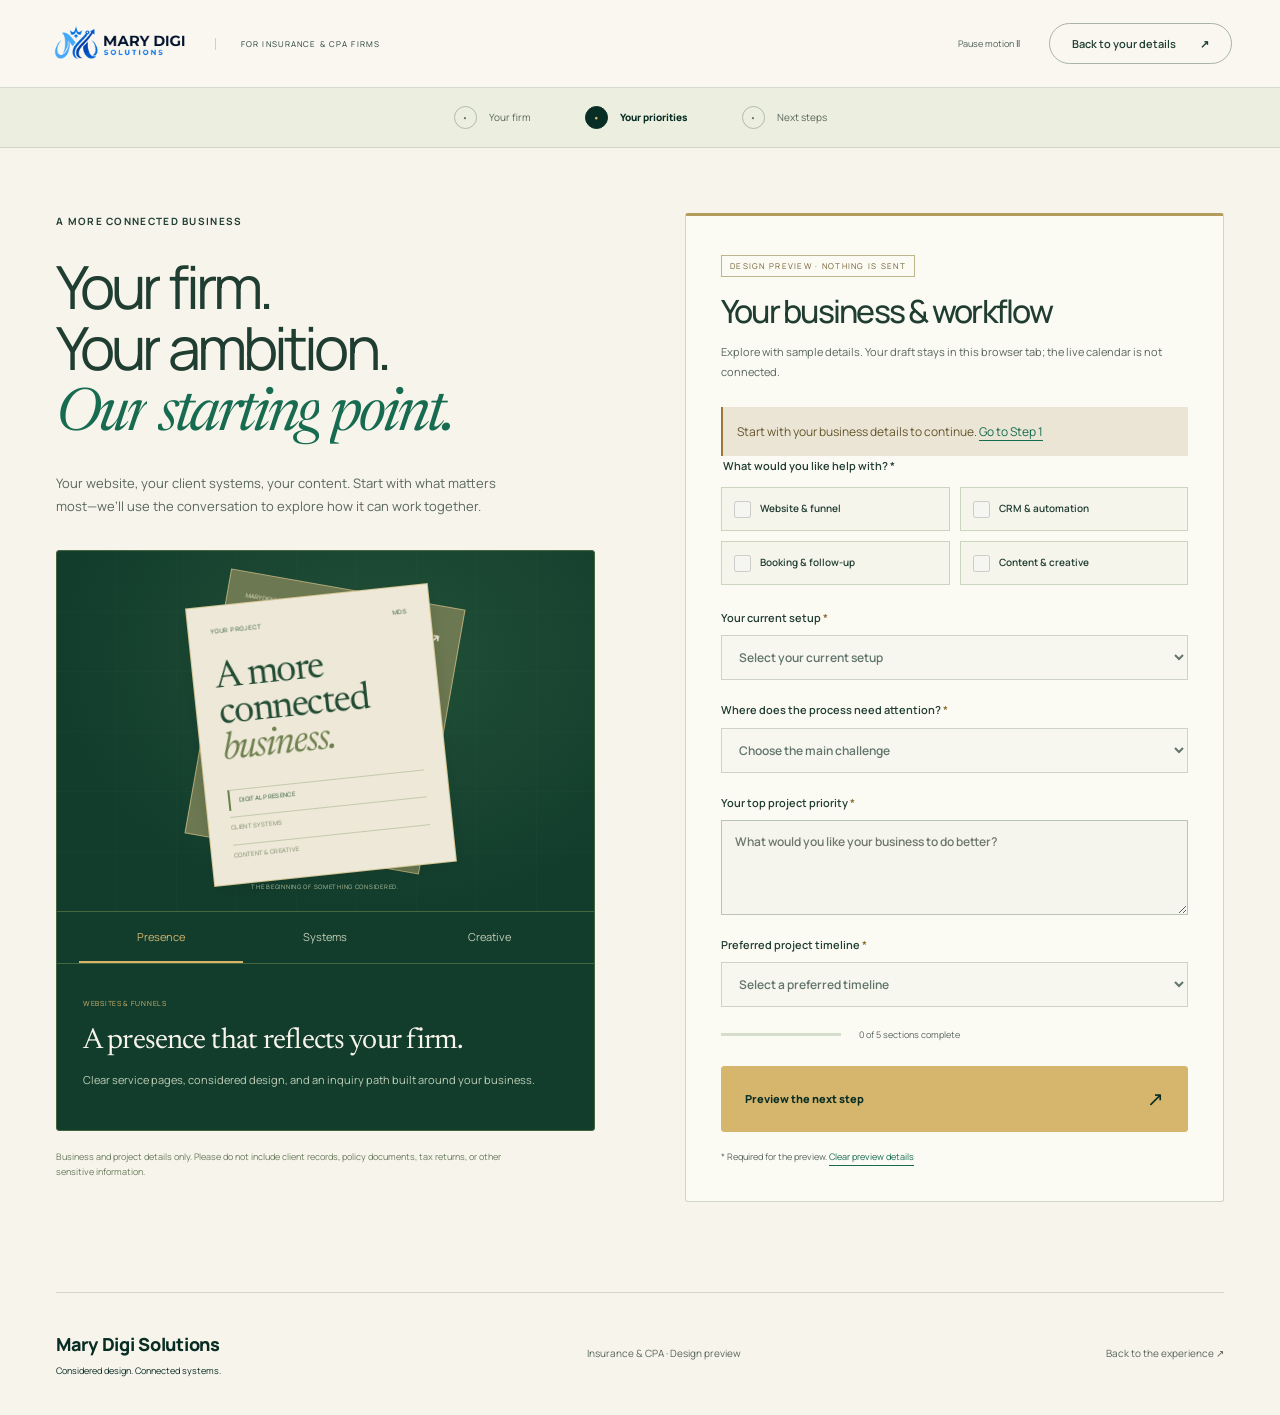
<file: step-2.html>
<!doctype html><html lang="en"><head><meta charset="utf-8"><meta name="viewport" content="width=device-width, initial-scale=1"><meta name="robots" content="noindex"><meta name="theme-color" content="#082d24"><title>Your Business &amp; Workflow | Mary Digi Solutions</title><link rel="icon" href="assets/icons/spark.svg" type="image/svg+xml"><link rel="preconnect" href="https://fonts.googleapis.com"><link rel="preconnect" href="https://fonts.gstatic.com" crossorigin><link href="https://fonts.googleapis.com/css2?family=Manrope:wght@400;500;600;700;800&family=Newsreader:ital,opsz,wght@0,6..72,400;0,6..72,500;1,6..72,400;1,6..72,500&display=swap" rel="stylesheet"><link rel="stylesheet" href="assets/css/styles.css?v=2"><link rel="stylesheet" href="assets/css/atelier.css?v=6.1"><script src="assets/js/main.js?v=3" defer></script><script src="assets/js/experience.js?v=6.1" defer></script><script src="assets/js/motion-director.js?v=6.1" defer></script><script src="assets/js/funnel-flow.js" defer></script></head>
<body class="flow-page brief-page-v2"><a class="skip-link" href="#main">Skip to content</a><header class="site-header"><a class="brand" href="index.html" aria-label="Mary Digi Solutions home"><img src="assets/images/mds-logo.png" alt="Mary Digi Solutions" width="780" height="323"></a><span class="header-label">FOR INSURANCE &amp; CPA FIRMS</span><button class="header-motion" data-motion-toggle hidden aria-pressed="false" type="button">Pause motion Ⅱ</button><nav aria-label="Page navigation"><a class="header-cta" href="index.html#discovery">Back to your details <span aria-hidden="true">↗</span></a></nav></header>
<ol class="flow-progress" aria-label="Funnel progress"><li><span aria-hidden="true">•</span>Your firm</li><li aria-current="step"><span aria-hidden="true">•</span>Your priorities</li><li><span aria-hidden="true">•</span>Next steps</li></ol>
<main id="main" class="shell flow-main"><div class="brief-grid"><section class="brief-intro" aria-labelledby="brief-title"><p class="eyebrow">A MORE CONNECTED BUSINESS</p><h1 id="brief-title" data-reveal>Your firm.<br>Your ambition.<br><em>Our starting point.</em></h1><p>Your website, your client systems, your content. Start with what matters most—we’ll use the conversation to explore how it can work together.</p>
<div class="firm-blueprint" data-motion-surface>

  <div class="project-dossier" aria-hidden="true"><div class="dossier-grid"></div><div class="dossier-back"><span>MARY DIGI SOLUTIONS</span><i>↗</i></div><div class="dossier-front"><div class="dossier-top"><span>YOUR PROJECT</span><span>MDS</span></div><p>A more<br>connected<br><em>business.</em></p><div class="dossier-lines"><span class="sheet-presence">DIGITAL PRESENCE</span><span class="sheet-systems">CLIENT SYSTEMS</span><span class="sheet-creative">CONTENT &amp; CREATIVE</span></div></div><span class="dossier-caption">THE BEGINNING OF SOMETHING CONSIDERED.</span></div>
  <div class="blueprint-tabs" role="tablist" aria-label="Explore your project"><button role="tab" id="blueprint-presence" aria-controls="blueprint-panel" aria-selected="true" tabindex="0" data-blueprint="presence">Presence</button><button role="tab" id="blueprint-systems" aria-controls="blueprint-panel" aria-selected="false" tabindex="-1" data-blueprint="systems">Systems</button><button role="tab" id="blueprint-creative" aria-controls="blueprint-panel" aria-selected="false" tabindex="-1" data-blueprint="creative">Creative</button></div>
  <div class="blueprint-panel" id="blueprint-panel" role="tabpanel" tabindex="0" aria-labelledby="blueprint-presence"><span data-blueprint-label>WEBSITES &amp; FUNNELS</span><h2 data-blueprint-title>A presence that reflects your firm.</h2><p data-blueprint-copy>Clear service pages, considered design, and an inquiry path built around your business.</p></div>
</div>

<p class="micro">Business and project details only. Please do not include client records, policy documents, tax returns, or other sensitive information.</p></section>
<section class="brief-form ghl-replacement-slot" aria-labelledby="details-title"><p class="preview-badge">DESIGN PREVIEW · NOTHING IS SENT</p><h2 id="details-title">Your business &amp; workflow</h2><p class="form-intro">Explore with sample details. Your draft stays in this browser tab; the live calendar is not connected.</p>
<div class="preview-notice" data-missing-contact hidden>Start with your business details to continue. <a class="inline-button" href="index.html#discovery">Go to Step 1</a></div>
<div class="contact-summary" data-contact-summary hidden><div><strong data-contact-business>Your firm</strong><small data-contact-person></small></div><a href="index.html#discovery">Edit details</a></div>
<form data-brief-form><fieldset disabled><legend class="sr-only">Your workflow priorities</legend>
<fieldset><legend class="group-legend">What would you like help with? <span aria-hidden="true">*</span></legend><div class="checkbox-grid"><label><input type="checkbox" name="services" value="Website &amp; funnel">Website &amp; funnel</label><label><input type="checkbox" name="services" value="CRM &amp; automation">CRM &amp; automation</label><label><input type="checkbox" name="services" value="Booking &amp; follow-up">Booking &amp; follow-up</label><label><input type="checkbox" name="services" value="Content &amp; creative">Content &amp; creative</label></div></fieldset>
<label>Your current setup <span aria-hidden="true">*</span><select name="setup" required><option value="">Select your current setup</option><option>Website and CRM are connected</option><option>Website and separate tools</option><option>Mostly manual processes</option><option>Starting from the beginning</option><option>Not sure yet</option></select></label>
<label>Where does the process need attention? <span aria-hidden="true">*</span><select name="challenge" required><option value="">Choose the main challenge</option><option>Our website does not reflect our expertise</option><option>Inquiries are scattered across channels</option><option>Follow-up is inconsistent</option><option>Booking takes too much back-and-forth</option><option>Our content needs a clearer direction</option><option>We need to map the full process</option></select></label>
<label>Your top project priority <span aria-hidden="true">*</span><textarea name="priority" required maxlength="1000" placeholder="What would you like your business to do better?"></textarea></label>
<label>Preferred project timeline <span aria-hidden="true">*</span><select name="timeline" required><option value="">Select a preferred timeline</option><option>As soon as practical</option><option>Within 1–3 months</option><option>Within 3–6 months</option><option>Exploring options</option></select></label>
<div class="readiness"><progress max="5" value="0" aria-label="Brief completion"></progress><span data-readiness>0 of 5 sections complete</span></div>
<button class="button" type="submit">Preview the next step <span aria-hidden="true">↗</span></button></fieldset><p class="form-error" data-form-error role="alert"></p></form>
<noscript><p class="preview-notice">Enable JavaScript to explore the local preview. No submission or booking is available.</p></noscript><p class="form-note">* Required for the preview. <button class="inline-button" data-clear-draft type="button">Clear preview details</button></p><p class="sr-only" data-clear-status role="status"></p>
<section class="calendar-preview" id="booking" data-calendar-preview hidden aria-labelledby="calendar-title" tabindex="-1"><p class="preview-badge">PREVIEW · CALENDAR NOT CONNECTED</p><h2 id="calendar-title">Your brief is ready to review.</h2><p>In the connected funnel, the MDS calendar appears here after your business brief is successfully submitted.</p><div class="calendar-placeholder"><span aria-hidden="true">▦</span><div><strong>Your MDS discovery conversation</strong><p>Available times will appear once the calendar is connected. No appointment has been created.</p></div></div><a class="button" href="thank-you.html">View your preview summary <span aria-hidden="true">↗</span></a></section>
</section></div></main><footer class="site-footer flow-footer shell"><a class="footer-name" href="index.html">Mary Digi Solutions<span>Considered design. Connected systems.</span></a><p>Insurance &amp; CPA · Design preview</p><a href="index.html">Back to the experience ↗</a></footer></body></html>
</file>
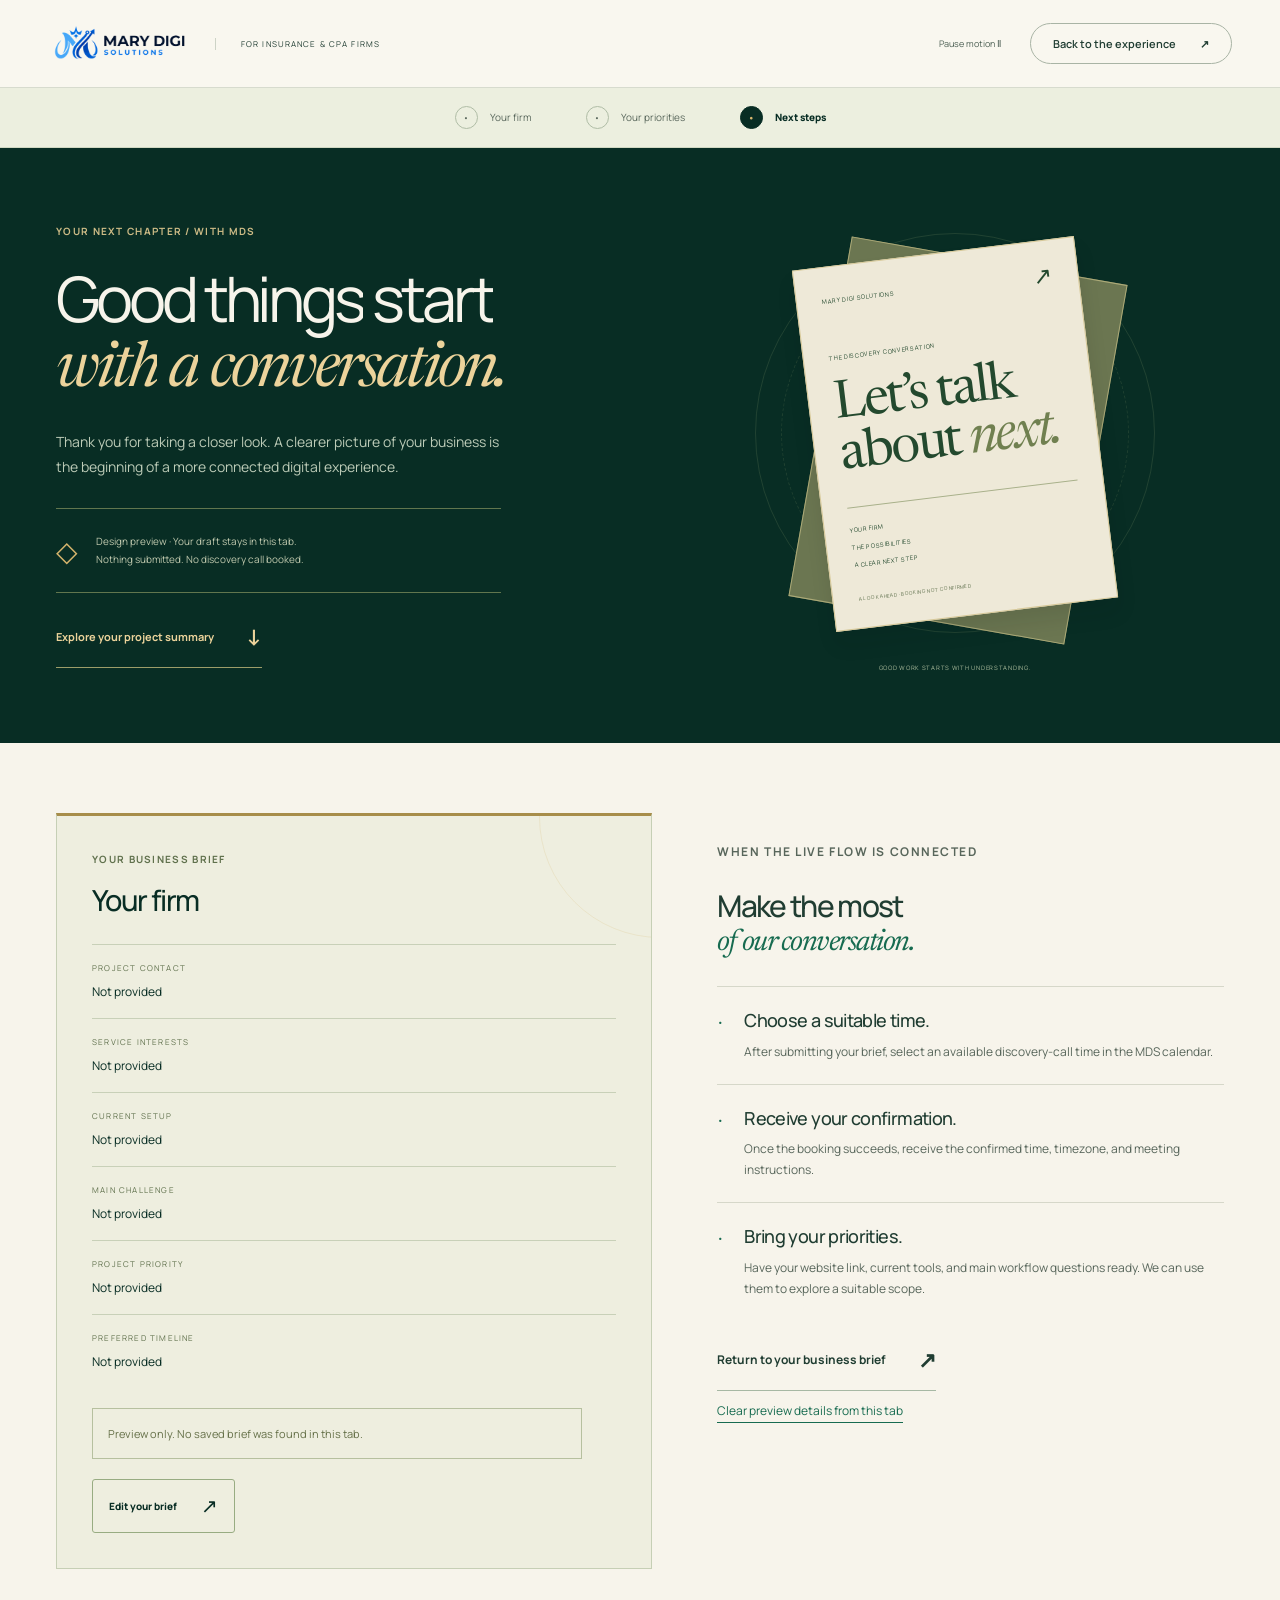
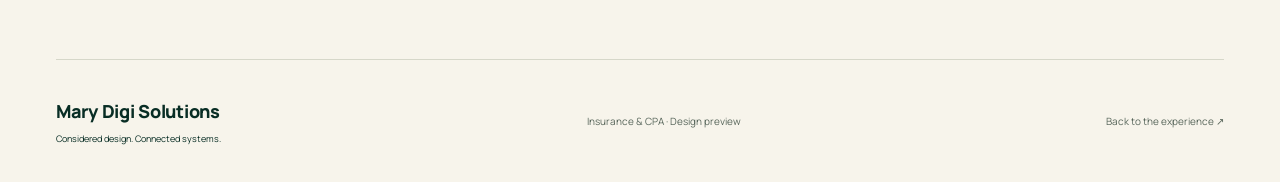
<file: thank-you.html>
<!doctype html><html lang="en"><head><meta charset="utf-8"><meta name="viewport" content="width=device-width, initial-scale=1"><meta name="robots" content="noindex"><meta name="theme-color" content="#082d24"><title>Your Preview Summary | Mary Digi Solutions</title><link rel="icon" href="assets/icons/spark.svg" type="image/svg+xml"><link rel="preconnect" href="https://fonts.googleapis.com"><link rel="preconnect" href="https://fonts.gstatic.com" crossorigin><link href="https://fonts.googleapis.com/css2?family=Manrope:wght@400;500;600;700;800&family=Newsreader:ital,opsz,wght@0,6..72,400;0,6..72,500;1,6..72,400;1,6..72,500&display=swap" rel="stylesheet"><link rel="stylesheet" href="assets/css/styles.css?v=2"><link rel="stylesheet" href="assets/css/atelier.css?v=6.1"><script src="assets/js/main.js?v=3" defer></script><script src="assets/js/experience.js?v=6.1" defer></script><script src="assets/js/motion-director.js?v=6.1" defer></script><script src="assets/js/funnel-flow.js" defer></script></head>
<body class="flow-page thanks-page-v2"><a class="skip-link" href="#main">Skip to content</a><header class="site-header"><a class="brand" href="index.html" aria-label="Mary Digi Solutions home"><img src="assets/images/mds-logo.png" alt="Mary Digi Solutions" width="780" height="323"></a><span class="header-label">FOR INSURANCE &amp; CPA FIRMS</span><button class="header-motion" data-motion-toggle hidden aria-pressed="false" type="button">Pause motion Ⅱ</button><nav aria-label="Page navigation"><a class="header-cta" href="index.html">Back to the experience <span aria-hidden="true">↗</span></a></nav></header><ol class="flow-progress" aria-label="Funnel progress"><li><span aria-hidden="true">•</span>Your firm</li><li><span aria-hidden="true">•</span>Your priorities</li><li aria-current="step"><span aria-hidden="true">•</span>Next steps</li></ol>

<main id="main" class="flow-main">
  <section class="next-chapter-hero" aria-labelledby="summary-title" data-motion-surface>
    <div class="shell next-chapter-layout"><div class="next-chapter-copy"><p class="eyebrow">YOUR NEXT CHAPTER / WITH MDS</p><h1 id="summary-title" data-reveal>Good things start<br><em>with a conversation.</em></h1><p>Thank you for taking a closer look. A clearer picture of your business is the beginning of a more connected digital experience.</p><div class="chapter-status"><span aria-hidden="true">◇</span><p>Design preview · Your draft stays in this tab.<br>Nothing submitted. No discovery call booked.</p></div><a class="text-link" href="#your-brief">Explore your project summary <span aria-hidden="true">↓</span></a></div>

    <div class="conversation-art" aria-hidden="true"><div class="invitation-halo"></div><div class="invitation-back"></div><div class="conversation-invite"><div class="invite-top"><span>MARY DIGI SOLUTIONS</span><i>↗</i></div><span class="invite-kicker">THE DISCOVERY CONVERSATION</span><strong>Let’s talk<br>about <em>next.</em></strong><div class="invite-rule"></div><div class="invite-agenda"><span>YOUR FIRM</span><span>THE POSSIBILITIES</span><span>A CLEAR NEXT STEP</span></div><span class="invite-foot">A LOOK AHEAD · BOOKING NOT CONFIRMED</span></div><span class="conversation-caption">GOOD WORK STARTS WITH UNDERSTANDING.</span></div></div>
  </section>
  <div class="shell summary-body" id="your-brief">

<div class="summary-grid"><section class="project-summary" aria-labelledby="project-title"><p class="eyebrow">YOUR BUSINESS BRIEF</p><h2 id="project-title" data-summary="business">Your firm</h2><dl><div><dt>Project contact</dt><dd data-summary="contact">Not provided</dd></div><div><dt>Service interests</dt><dd data-summary="services">Not provided</dd></div><div><dt>Current setup</dt><dd data-summary="setup">Not provided</dd></div><div><dt>Main challenge</dt><dd data-summary="challenge">Not provided</dd></div><div><dt>Project priority</dt><dd data-summary="priority">Not provided</dd></div><div><dt>Preferred timeline</dt><dd data-summary="timeline">Not provided</dd></div></dl><p class="summary-status" data-summary-status>Preview only. No saved brief was found in this tab.</p><div class="summary-actions"><button class="button" data-download-brief hidden type="button">Download draft <span aria-hidden="true">↓</span></button><a class="button button-secondary" href="step-2.html">Edit your brief <span aria-hidden="true">↗</span></a></div></section>
<section class="next-steps" aria-labelledby="next-title"><p class="eyebrow">WHEN THE LIVE FLOW IS CONNECTED</p><h2 id="next-title">Make the most<br><em>of our conversation.</em></h2><ol><li><span aria-hidden="true">•</span><div><h3>Choose a suitable time.</h3><p>After submitting your brief, select an available discovery-call time in the MDS calendar.</p></div></li><li><span aria-hidden="true">•</span><div><h3>Receive your confirmation.</h3><p>Once the booking succeeds, receive the confirmed time, timezone, and meeting instructions.</p></div></li><li><span aria-hidden="true">•</span><div><h3>Bring your priorities.</h3><p>Have your website link, current tools, and main workflow questions ready. We can use them to explore a suitable scope.</p></div></li></ol><a class="text-link" href="step-2.html#booking">Return to your business brief <span aria-hidden="true">↗</span></a><p class="form-note"><button class="inline-button" data-clear-draft type="button">Clear preview details from this tab</button></p><p class="micro" data-clear-status role="status"></p><noscript><p class="preview-notice">JavaScript is needed to read a saved local draft. No inquiry or booking has been confirmed.</p></noscript></section></div></div></main><footer class="site-footer flow-footer shell"><a class="footer-name" href="index.html">Mary Digi Solutions<span>Considered design. Connected systems.</span></a><p>Insurance &amp; CPA · Design preview</p><a href="index.html">Back to the experience ↗</a></footer></body></html>
</file>
<file: assets/css/styles.css>
/* Shared foundation for the three-page Insurance & CPA experience. */
:root {
  --green:#082d24;
  --emerald:#176b50;
  --gold:#d6b56d;
  --ivory:#f7f4eb;
  --ink:#203d32;
  --muted:#58665b;
  --line:#d7dbce;
  --soft:#eaece2;
  --display:"Newsreader",Georgia,serif;
  --sans:"Manrope",Arial,sans-serif
}
* {
  box-sizing:border-box
}
html {
  scroll-behavior:smooth;
  scroll-padding-top:106px
}
body {
  margin:0;
  background:var(--ivory);
  color:var(--ink);
  font-family:var(--sans);
  font-size:15px;
  line-height:1.75;
  -webkit-font-smoothing:antialiased
}
button,input,select,textarea {
  font:inherit
}
button,a,input,select,textarea {
  -webkit-tap-highlight-color:transparent
}
button,a {
  touch-action:manipulation
}
a {
  color:inherit;
  text-decoration:none
}
button {
  cursor:pointer
}
button:disabled {
  cursor:not-allowed
}
img {
  max-width:100%;
  display:block
}
svg {
  display:block;
  max-width:100%
}
button {
  color:inherit
}
fieldset {
  border:0;
  margin:0;
  padding:0;
  min-width:0
}
h1,h2,h3,p {
  margin:0
}
h1,h2,h3 {
  font-weight:500;
  line-height:1.1;
  letter-spacing:-.05em
}
h1 {
  font-size:clamp(54px,6.25vw,96px);
  letter-spacing:-.065em;
  line-height:1.02
}
h2 {
  font-size:clamp(38px,3.8vw,59px)
}
h3 {
  font-size:26px;
  letter-spacing:-.035em;
  line-height:1.25
}
em {
  font-family:var(--display);
  font-weight:400;
  letter-spacing:-.05em
}
p {
  max-width:70ch
}
p+p {
  margin-top:20px
}
::selection {
  background:var(--gold);
  color:var(--green)
}
:focus-visible {
  outline:3px solid #a98035;
  outline-offset:5px
}
a,button {
  -webkit-user-select:none;
  user-select:none
}
.shell {
  width:min(1280px,calc(100% - 112px));
  margin-inline:auto
}
.section {
  padding-block:112px
}
.eyebrow {
  font-size:10px;
  font-weight:700;
  letter-spacing:.18em;
  line-height:1.6;
  margin-bottom:28px
}
.lead {
  font-size:19px;
  line-height:1.8
}
.micro {
  font-size:11px;
  line-height:1.7
}
.small-spark {
  font-size:18px;
  color:var(--gold);
  vertical-align:middle;
  margin-right:10px
}
.sr-only {
  position:absolute;
  width:1px;
  height:1px;
  padding:0;
  margin:-1px;
  overflow:hidden;
  clip-path:inset(50%);
  white-space:nowrap;
  border:0
}
.skip-link {
  position:fixed;
  top:-100px;
  left:20px;
  z-index:100;
  padding:12px 20px;
  background:var(--ivory);
  color:var(--green)
}
.skip-link:not(:focus) {
  clip-path:inset(50%);
  width:1px;
  height:1px;
  overflow:hidden;
  padding:0
}
.skip-link:focus {
  top:12px
}
[hidden] {
  display:none!important
}
.button {
  display:inline-flex;
  justify-content:space-between;
  align-items:center;
  gap:24px;
  padding:17px 23px;
  border:1px solid var(--gold);
  background:var(--gold);
  color:var(--green);
  font-size:12px;
  font-weight:800;
  line-height:1.5;
  min-height:54px;
  transition:background .2s,box-shadow .2s,transform .2s
}
.button span {
  font-size:20px;
  font-weight:400
}
.button:hover {
  background:#e5c986;
  box-shadow:0 5px 28px #d6b56d24;
  transform:translateY(-2px)
}
.button-secondary {
  background:transparent;
  border-color:var(--line);
  color:var(--ink)
}
.text-link {
  display:inline-flex;
  align-items:center;
  gap:32px;
  border-bottom:1px solid #a7b8a4;
  padding-bottom:9px;
  font-size:12px;
  font-weight:700
}
.text-link span {
  font-size:22px
}
.text-link:hover {
  color:var(--emerald)
}
.site-header {
  height:88px;
  background:var(--ivory);
  display:flex;
  align-items:center;
  padding-inline:40px;
  gap:30px;
  border-bottom:1px solid #d7dbce;
  position:relative;
  z-index:10
}
.brand {
  flex-shrink:0;
  width:142px;
  display:block
}
.brand img {
  width:142px;
  height:auto
}
.header-label {
  font-size:9px;
  letter-spacing:.14em;
  border-left:1px solid #cdd3c6;
  padding-left:25px;
  line-height:1.5
}
.site-header nav {
  margin-left:auto;
  display:flex;
  align-items:center;
  gap:32px;
  font-size:11px;
  font-weight:600
}
.site-header nav>a {
  padding-block:12px
}
.site-header nav>a:hover {
  color:var(--emerald)
}
.site-header nav .header-cta {
  border:1px solid #a9b4a5;
  padding:10px 17px;
  min-width:122px;
  display:flex;
  justify-content:space-between;
  gap:24px
}
.menu-toggle {
  border:1px solid var(--line);
  background:transparent;
  padding:8px 12px;
  font-size:12px
}
.menu-toggle span {
  margin-left:12px
}
.hero {
  position:relative;
  background:#08271e;
  color:var(--ivory);
  min-height:min(840px,calc(100svh - 88px));
  display:flex;
  flex-direction:column;
  isolation:isolate;
  overflow:hidden
}
.hero-image {
  position:absolute;
  inset:0;
  width:100%;
  height:100%;
  object-fit:cover;
  object-position:center;
  z-index:-3
}
.hero-shade {
  position:absolute;
  inset:0;
  z-index:-2;
  background:linear-gradient(90deg,#051e16dd 0%,#06281d9c 32%,#092d2010 72%),linear-gradient(0deg,#041a15d9,transparent 30%)
}
.hero-content {
  padding-block:90px 82px;
  flex:1
}
.hero .eyebrow {
  color:#d8d3b8;
  margin-bottom:31px
}
.hero h1 {
  max-width:760px
}
.hero h1 em {
  color:#e5c888
}
.hero-copy {
  font-size:14px;
  line-height:1.85;
  color:#dddcd0;
  max-width:475px;
  margin-top:30px;
  margin-bottom:28px
}
.hero-note {
  color:#d7d8c9;
  margin-top:14px
}
.hero-foot {
  display:flex;
  justify-content:space-between;
  gap:24px;
  align-items:center;
  padding-block:23px;
  border-top:1px solid #f7f4eb38;
  font-size:9px;
  letter-spacing:.1em
}
.hero-foot>a {
  font-size:11px;
  letter-spacing:0
}
.hero-foot>a span {
  margin-left:20px
}
.art-caption {
  color:#d6d9c6;
  font-size:9px;
  letter-spacing:0
}
.capability-strip {
  padding:24px 36px;
  display:flex;
  align-items:center;
  justify-content:center;
  gap:36px;
  background:#e8e8da;
  border-bottom:1px solid var(--line);
  font-size:11px;
  font-weight:600
}
.capability-strip i {
  font-size:20px;
  color:#8e7437;
  font-style:normal
}
.approach h2 {
  max-width:1000px
}
.approach-grid {
  margin-top:58px;
  display:grid;
  grid-template-columns:.9fr 1.1fr;
  gap:110px
}
.approach-grid>.lead {
  max-width:400px;
  color:var(--muted);
  font-size:17px
}
.editorial-list article {
  display:flex;
  gap:32px;
  padding-block:25px;
  border-top:1px solid var(--line)
}
.editorial-list article:first-child {
  padding-top:0;
  border:0
}
.editorial-list article>span {
  font-size:11px;
  color:var(--emerald);
  padding-top:6px
}
.editorial-list h3 {
  font-size:21px;
  letter-spacing:-.03em
}
.editorial-list p {
  color:var(--muted);
  font-size:13px;
  margin-top:12px;
  max-width:410px
}
.split-heading {
  display:flex;
  justify-content:space-between;
  align-items:flex-end;
  gap:45px
}
.split-heading>p {
  font-size:14px;
  color:var(--muted);
  max-width:300px;
  padding-bottom:6px
}
.journey {
  background:var(--green);
  color:var(--ivory);
  position:relative;
  overflow:hidden
}
.journey .eyebrow {
  color:var(--gold)
}
.journey h2 em {
  color:#d9bd80
}
.journey .split-heading>p {
  color:#b9cbba
}
.journey-stage {
  display:grid;
  grid-template-columns:1.1fr 1fr;
  gap:65px;
  align-items:center;
  padding-block:52px 44px
}
.journey-art {
  position:relative;
  width:100%;
  max-width:560px;
  aspect-ratio:560/440
}
.connection-svg {
  width:100%;
  height:100%
}
.map-node {
  fill:#133e2e;
  stroke:#839c7b;
  stroke-width:2;
  transition:fill .4s,filter .4s
}
.map-node.is-active {
  fill:#e5c888;
  stroke:#f3db9e;
  filter:drop-shadow(0 0 9px #d6b56d)
}
.map-label {
  position:absolute;
  font-size:8px;
  letter-spacing:.14em;
  color:#c8cfb6;
  transform:translateX(-50%);
  white-space:nowrap
}
.label-left {
  left:15.7%;
  top:55%
}
.label-top {
  left:50%;
  top:17%
}
.label-right {
  left:84.3%;
  top:55%
}
.label-bottom {
  left:50%;
  top:80%
}
.signal {
  stroke-dashoffset:0;
  animation:trace 7s linear infinite;
  animation-play-state:paused
}
.motion-on .is-in-view .signal {
  animation-play-state:running
}
@keyframes trace {
  to {
    stroke-dashoffset:-776
  }
}
.journey-detail {
  max-width:470px
}
.demo-label {
  font-size:8px;
  letter-spacing:.14em;
  margin-bottom:15px!important;
  color:#596b41
}
.record-card {
  background:#f5f2e7;
  color:var(--ink);
  padding:25px;
  border-top:2px solid var(--gold);
  box-shadow:0 16px 80px #021c1244
}
.record-top {
  display:flex;
  align-items:center;
  gap:12px;
  padding-bottom:24px;
  border-bottom:1px solid #d7d8c9
}
.record-monogram {
  width:37px;
  height:37px;
  display:grid;
  place-items:center;
  background:#e4e9dc;
  color:var(--emerald);
  font-size:12px
}
.record-top strong,.record-top small {
  display:block
}
.record-top strong {
  font-size:13px
}
.record-top small {
  font-size:9px;
  color:var(--muted)
}
.status {
  margin-left:auto;
  border:1px solid #c2d4b8;
  background:#e6ecd9;
  color:#31552d;
  font-size:9px;
  padding:3px 7px
}
.record-line {
  display:flex;
  justify-content:space-between;
  gap:18px;
  align-items:center;
  padding-top:18px
}
.record-line>span {
  font-size:8px;
  letter-spacing:.12em;
  color:var(--muted)
}
.record-line strong {
  font-size:11px;
  font-weight:600
}
.record-event {
  display:flex;
  align-items:center;
  gap:10px;
  margin-top:22px;
  padding-top:15px;
  border-top:1px solid #d7d8c9;
  font-size:10px;
  color:var(--emerald)
}
.record-event>span:first-child {
  font-size:20px
}
.workflow-copy {
  margin-top:25px;
  min-height:128px
}
.step-number {
  font-size:9px;
  letter-spacing:.16em;
  color:var(--gold)
}
.workflow-copy h3 {
  font-size:24px;
  margin-top:8px
}
.workflow-copy p {
  font-size:12px;
  line-height:1.8;
  color:#bdcbbd;
  margin-top:10px;
  max-width:415px
}
.journey-tabs {
  display:grid;
  grid-template-columns:repeat(4,1fr);
  border-top:1px solid #52725c
}
.journey-tabs button {
  background:transparent;
  color:#becdbf;
  border:0;
  border-top:2px solid transparent;
  text-align:left;
  display:flex;
  align-items:center;
  gap:15px;
  min-height:72px;
  padding:15px 16px 15px 0;
  font-size:12px
}
.journey-tabs button+button {
  padding-left:22px
}
.journey-tabs button span {
  font-size:9px;
  color:#9fb79c
}
.journey-tabs button i {
  font-style:normal;
  margin-left:auto;
  font-size:18px
}
.journey-tabs button[aria-selected="true"] {
  border-top-color:var(--gold);
  color:#f1d698
}
.journey-tabs button:hover {
  color:var(--gold)
}
.journey-foot {
  display:flex;
  align-items:center;
  justify-content:space-between;
  gap:20px;
  border-top:1px solid #355a45;
  padding-top:22px
}
.journey-foot p {
  font-size:10px;
  color:#b9c7b8
}
.motion-toggle {
  padding:8px 11px;
  background:transparent;
  border:1px solid #73866c;
  color:#d8dcc8;
  font-size:10px;
  white-space:nowrap
}
.motion-toggle span {
  margin-left:12px
}
.motion-toggle:hover {
  border-color:var(--gold)
}
.services .split-heading {
  margin-bottom:66px
}
.service-row {
  display:grid;
  grid-template-columns:70px 1.15fr 1fr;
  gap:40px;
  padding-block:40px;
  border-top:1px solid var(--line);
  align-items:start
}
.service-icon {
  height:58px;
  width:58px;
  border:1px solid #c1cbbb;
  display:grid;
  place-items:center;
  border-radius:50%
}
.service-row .eyebrow {
  font-size:8px;
  color:var(--emerald);
  margin-bottom:12px
}
.service-row h3 {
  font-size:32px
}
.service-row p {
  font-size:13px;
  color:var(--muted);
  margin-top:15px;
  max-width:440px
}
.service-row ul {
  padding:22px 0 0 30px;
  margin:0;
  list-style:none
}
.service-row li {
  font-size:12px;
  padding-block:10px;
  border-bottom:1px solid var(--line);
  position:relative
}
.service-row li:before {
  content:'↗';
  position:absolute;
  left:-24px;
  color:var(--emerald);
  font-size:15px
}
.scope-note {
  font-size:10px;
  color:var(--muted);
  border-top:1px solid var(--line);
  padding-top:20px
}
.showcase {
  background:#e9ecdf
}
.showcase-grid {
  display:grid;
  grid-template-columns:.75fr 1.25fr;
  gap:86px;
  align-items:center
}
.showcase-copy>p:not(.eyebrow) {
  font-size:13px;
  color:var(--muted);
  margin-top:24px
}
.showcase-copy .text-link {
  margin-top:30px
}
.concept-note {
  display:block;
  font-size:9px;
  line-height:1.8;
  color:#5e6d5c;
  max-width:300px;
  margin-top:28px
}
.concept-visual {
  padding:10px 0 48px 0;
  position:relative;
  min-width:0
}
.browser-mock {
  background:#f8f6ec;
  border:1px solid #bfc6b3;
  box-shadow:0 24px 55px #1c402b18;
  transform:perspective(1200px) rotateY(-5deg) rotateX(2deg);
  transition:transform .6s
}
.concept-visual:hover .browser-mock {
  transform:perspective(1200px) rotateY(0) rotateX(0)
}
.browser-bar {
  display:flex;
  justify-content:space-between;
  padding:11px 15px;
  border-bottom:1px solid #d6dacb;
  font-size:7px;
  letter-spacing:.12em;
  color:#61745e
}
.browser-bar>span:first-child {
  letter-spacing:3px;
  color:#94a286
}
.mock-nav {
  display:flex;
  align-items:center;
  justify-content:space-between;
  gap:15px;
  padding:24px
}
.mock-nav>strong {
  font-size:15px;
  letter-spacing:.12em;
  line-height:1.25
}
.mock-nav>strong span {
  display:block;
  font-size:6px;
  letter-spacing:.32em;
  margin-top:3px
}
.mock-nav>span {
  font-size:7px
}
.mock-hero {
  position:relative;
  min-height:275px;
  isolation:isolate;
  overflow:hidden;
  padding:44px 30px;
  color:var(--ivory)
}
.mock-hero>img {
  position:absolute;
  inset:0;
  width:100%;
  height:100%;
  object-fit:cover;
  z-index:-2
}
.mock-hero:after {
  content:'';
  position:absolute;
  inset:0;
  background:linear-gradient(90deg,#06231fe6,transparent);
  z-index:-1
}
.mock-hero>div>span:first-child {
  font-size:6px;
  letter-spacing:.2em
}
.mock-hero p {
  font-size:34px;
  line-height:1.2;
  letter-spacing:-.04em;
  margin-top:16px
}
.mock-hero em {
  color:#e8cb8a
}
.mock-button {
  display:inline-block;
  background:var(--gold);
  color:var(--green);
  font-size:7px;
  padding:8px 12px;
  margin-top:24px
}
.mock-bottom {
  display:flex;
  justify-content:space-between;
  gap:10px;
  padding:20px 24px;
  font-size:7px;
  color:var(--muted)
}
.mini-record {
  position:absolute;
  right:-18px;
  bottom:0;
  width:340px;
  background:#fcfaf3;
  border:1px solid #c9d2bd;
  box-shadow:0 15px 42px #233b281c;
  display:flex;
  align-items:center;
  gap:15px;
  padding:23px
}
.mini-check {
  width:34px;
  height:34px;
  display:grid;
  place-items:center;
  border-radius:50%;
  background:#e4edd7;
  color:#285f35
}
.mini-record small {
  font-size:7px;
  letter-spacing:.14em;
  color:var(--muted);
  display:block
}
.mini-record strong {
  font-size:15px;
  display:block;
  margin-top:4px
}
.mini-record p {
  font-size:9px;
  margin-top:5px;
  color:var(--muted)
}
.record-dot {
  width:7px;
  height:7px;
  background:#648c49;
  border-radius:50%;
  margin-left:auto
}
.process-list {
  display:grid;
  grid-template-columns:repeat(4,1fr);
  gap:30px;
  list-style:none;
  margin:60px 0 0;
  padding:0
}
.process-list li {
  border-top:1px solid #aeb9a5;
  padding-top:22px
}
.process-list li>span {
  font-size:11px;
  color:var(--emerald)
}
.process-list h3 {
  font-size:22px;
  margin-top:23px
}
.process-list p {
  font-size:12px;
  color:var(--muted);
  margin-top:16px
}
.faq {
  display:grid;
  grid-template-columns:1fr 1.15fr;
  gap:80px;
  border-top:1px solid var(--line);
  padding-top:80px
}
.faq-list details {
  border-bottom:1px solid var(--line)
}
.faq-list summary {
  list-style:none;
  display:flex;
  justify-content:space-between;
  align-items:center;
  gap:22px;
  padding:22px 0;
  cursor:pointer;
  font-size:13px;
  font-weight:600
}
.faq-list summary::-webkit-details-marker {
  display:none
}
.faq-list summary>span {
  font-size:21px;
  font-weight:400;
  color:var(--emerald)
}
.faq-list details[open] summary>span {
  transform:rotate(45deg)
}
.faq-list details p {
  font-size:12px;
  color:var(--muted);
  padding-bottom:24px;
  max-width:95%
}
.discovery {
  background:var(--green);
  color:var(--ivory);
  background-image:radial-gradient(ellipse at 15% 90%,#176b5050,transparent 60%)
}
.discovery-grid {
  display:grid;
  grid-template-columns:1fr 1fr;
  gap:90px;
  align-items:start
}
.discovery .eyebrow {
  color:var(--gold)
}
.discovery h2 {
  font-size:clamp(40px,4.1vw,63px)
}
.discovery h2 em {
  color:#e0c383
}
.discovery-grid>div:first-child>p:not(.eyebrow) {
  color:#c5d0bd;
  font-size:14px;
  margin-top:30px;
  max-width:370px
}
.call-outline {
  margin-top:60px;
  display:flex;
  flex-direction:column;
  gap:17px;
  font-size:8px;
  letter-spacing:.17em;
  color:#c8ccae
}
.call-outline>span:before {
  content:'';
  display:inline-block;
  width:22px;
  height:1px;
  background:var(--gold);
  vertical-align:middle;
  margin-right:15px
}
.form-panel {
  padding:34px;
  background:var(--ivory);
  color:var(--ink);
  border-top:2px solid var(--gold)
}
.preview-badge {
  font-size:8px;
  letter-spacing:.16em;
  color:#726031;
  border:1px solid #bfb48e;
  display:inline-block;
  padding:3px 8px;
  margin-bottom:17px
}
.form-panel h3 {
  font-size:24px
}
.form-intro {
  font-size:11px;
  line-height:1.8;
  color:var(--muted);
  margin-top:13px;
  margin-bottom:25px
}
form label {
  display:block;
  font-size:11px;
  font-weight:600;
  margin-bottom:20px
}
label>span[aria-hidden] {
  color:#8b6527
}
.optional {
  font-weight:400;
  color:var(--muted)
}
input,select,textarea {
  display:block;
  width:100%;
  min-width:0;
  padding:12px 13px;
  color:var(--ink);
  background:#fffdf8;
  border:1px solid #bac4b3;
  border-radius:0;
  line-height:1.5;
  font-size:12px;
  margin-top:8px;
  outline-offset:3px
}
textarea {
  resize:vertical;
  min-height:95px
}
input::placeholder,textarea::placeholder {
  color:#6d786b;
  opacity:1
}
input:hover,select:hover,textarea:hover {
  border-color:#63816a
}
input:focus,select:focus,textarea:focus {
  border-color:var(--emerald)
}
input[type="checkbox"] {
  display:inline-block;
  width:17px;
  height:17px;
  accent-color:var(--emerald);
  margin:1px 0 0;
  flex-shrink:0
}
.field-pair {
  display:grid;
  grid-template-columns:1fr 1fr;
  gap:18px
}
form .button {
  width:100%;
  font-size:11px
}
.form-note {
  font-size:9px;
  line-height:1.8;
  color:var(--muted);
  margin-top:17px
}
.inline-button {
  display:inline;
  padding:0;
  border:0;
  border-bottom:1px solid currentColor;
  background:none;
  font:inherit;
  color:var(--emerald)
}
.form-error:empty {
  display:none
}
.form-error {
  font-size:12px;
  color:#963c20;
  padding-top:12px
}
.preview-notice {
  font-size:12px;
  padding:14px;
  background:#eae5d4;
  border-left:2px solid #9b7738;
  color:#67552c
}
.site-footer {
  display:flex;
  align-items:center;
  justify-content:space-between;
  gap:30px;
  padding-block:37px;
  font-size:10px;
  color:var(--muted)
}
.footer-name {
  font-size:13px;
  font-weight:800;
  letter-spacing:-.015em;
  color:var(--green)
}
.footer-name span {
  display:block;
  font-size:9px;
  font-weight:400;
  letter-spacing:0;
  margin-top:3px
}
.site-footer>a:last-child {
  font-size:10px
}
.menu-toggle {
  display:none
}
.motion-on .hero-image,.motion-on .brief-art>img {
  animation:material-reveal 1.6s cubic-bezier(.2,.7,.2,1) both
}
@keyframes material-reveal {
  from {
    transform:scale(1.035)
  }
  to {
    transform:scale(1)
  }
}
/* Follow-up pages use the same visual language with a calmer working area. */
.flow-progress {
  display:flex;
  justify-content:center;
  gap:55px;
  list-style:none;
  margin:0;
  padding:22px 30px;
  border-bottom:1px solid var(--line);
  font-size:9px;
  color:var(--muted)
}
.flow-progress li {
  display:flex;
  gap:12px;
  align-items:center
}
.flow-progress li>span {
  font-size:9px;
  border:1px solid #b0bda6;
  width:23px;
  height:23px;
  display:grid;
  place-items:center;
  border-radius:50%
}
.flow-progress [aria-current="step"] {
  color:var(--green);
  font-weight:800
}
.flow-progress [aria-current="step"]>span {
  background:var(--green);
  border-color:var(--green);
  color:var(--ivory)
}
.flow-main {
  padding-block:64px 90px
}
.brief-grid {
  display:grid;
  grid-template-columns:.8fr 1fr;
  gap:90px;
  align-items:start
}
.brief-intro h1 {
  font-size:clamp(42px,4.3vw,64px)
}
.brief-intro h1 em {
  color:var(--emerald)
}
.brief-intro>p:not(.eyebrow) {
  font-size:13px;
  color:var(--muted);
  margin-top:25px;
  max-width:355px
}
.brief-art {
  position:relative;
  aspect-ratio:1.2;
  margin-top:37px;
  overflow:hidden
}
.brief-art>img {
  width:100%;
  height:100%;
  object-fit:cover;
  object-position:75% center
}
.brief-art>figcaption {
  position:absolute;
  inset:auto 18px 15px;
  color:#f7f4eb;
  font-size:9px;
  text-shadow:0 1px 4px #000
}
.brief-intro figure {
  margin-inline:0
}
.brief-form {
  border-top:2px solid var(--gold);
  padding-top:25px
}
.brief-form h2 {
  font-size:28px
}
.contact-summary {
  margin-block:22px;
  padding:16px 20px;
  border:1px solid var(--line);
  font-size:11px;
  display:flex;
  justify-content:space-between;
  gap:22px;
  align-items:center;
  min-width:0
}
.contact-summary strong {
  display:block;
  font-size:13px;
  overflow-wrap:anywhere
}
.contact-summary small {
  display:block;
  color:var(--muted);
  overflow-wrap:anywhere
}
.contact-summary a {
  font-size:10px;
  border-bottom:1px solid #a1b094;
  white-space:nowrap
}
.group-legend {
  font-size:11px;
  font-weight:600;
  padding-bottom:12px
}
.checkbox-grid {
  display:grid;
  grid-template-columns:1fr 1fr;
  gap:10px;
  margin-bottom:23px
}
.checkbox-grid label {
  display:flex;
  gap:9px;
  align-items:flex-start;
  margin:0;
  border:1px solid var(--line);
  padding:12px;
  background:#fdfbf5;
  font-size:10px;
  line-height:1.6;
  cursor:pointer
}
.checkbox-grid label:has(:checked) {
  border-color:var(--emerald);
  background:#eaf0e0
}
.readiness {
  display:flex;
  align-items:center;
  gap:18px;
  font-size:9px;
  color:var(--muted);
  margin-bottom:23px
}
.readiness progress {
  appearance:none;
  height:3px;
  width:120px;
  border:0;
  background:#d5ddcd;
  color:var(--emerald)
}
.readiness progress::-webkit-progress-bar {
  background:#d5ddcd
}
.readiness progress::-webkit-progress-value {
  background:var(--emerald)
}
.readiness progress::-moz-progress-bar {
  background:var(--emerald)
}
.calendar-preview {
  border:1px solid #b8c8ac;
  background:#edf0e4;
  padding:28px;
  margin-top:28px;
  scroll-margin-top:28px
}
.calendar-preview h2 {
  font-size:25px;
  margin-bottom:13px
}
.calendar-preview>p {
  font-size:12px;
  color:var(--muted)
}
.calendar-placeholder {
  border:1px dashed #9aab8a;
  padding:23px;
  margin-top:22px;
  display:flex;
  gap:20px;
  align-items:center
}
.calendar-placeholder>span {
  font-size:27px
}
.calendar-placeholder strong {
  display:block;
  font-size:12px
}
.calendar-placeholder p {
  font-size:10px;
  color:var(--muted);
  margin-top:5px
}
.calendar-preview .button {
  margin-top:22px;
  width:100%
}
.summary-top {
  text-align:center;
  max-width:780px;
  margin-inline:auto
}
.summary-top h1 {
  font-size:clamp(43px,4.7vw,68px)
}
.summary-top h1 em {
  color:var(--emerald)
}
.summary-top>p:not(.eyebrow) {
  font-size:14px;
  color:var(--muted);
  margin:25px auto 0;
  max-width:550px
}
.summary-emblem {
  width:57px;
  height:57px;
  margin:0 auto 24px;
  border:1px solid #b7c4a8;
  display:grid;
  place-items:center;
  color:var(--emerald);
  font-size:24px;
  border-radius:50%
}
.summary-grid {
  display:grid;
  grid-template-columns:1fr .85fr;
  gap:65px;
  margin-top:55px;
  align-items:start
}
.project-summary {
  background:var(--green);
  color:var(--ivory);
  padding:35px;
  border-top:2px solid var(--gold);
  position:relative;
  overflow:hidden
}
.project-summary:before {
  content:'';
  width:240px;
  height:240px;
  border:1px solid #d6b56d30;
  position:absolute;
  border-radius:50%;
  right:-130px;
  top:-120px;
  pointer-events:none
}
.project-summary .eyebrow {
  color:var(--gold);
  margin-bottom:18px
}
.project-summary h2 {
  font-size:29px;
  overflow-wrap:anywhere
}
.project-summary dl {
  margin:27px 0 0
}
.project-summary dl>div {
  border-top:1px solid #436349;
  padding-block:16px
}
.project-summary dt {
  font-size:8px;
  letter-spacing:.15em;
  color:#c0cdb5;
  text-transform:uppercase
}
.project-summary dd {
  font-size:12px;
  margin:6px 0 0;
  overflow-wrap:anywhere;
  white-space:pre-line
}
.project-summary .summary-status {
  margin-top:20px;
  padding:15px;
  border:1px solid #73815d;
  color:#e4d3a1;
  font-size:11px
}
.summary-actions {
  display:flex;
  flex-wrap:wrap;
  gap:12px;
  margin-top:20px
}
.summary-actions .button {
  font-size:10px;
  min-height:44px;
  padding:11px 16px
}
.summary-actions .button-secondary {
  color:var(--ivory);
  border-color:#7b8d73
}
.summary-actions .button-secondary:hover {
  color:var(--green)
}
.next-steps h2 {
  font-size:30px;
  margin-bottom:26px
}
.next-steps ol {
  list-style:none;
  padding:0;
  margin:0
}
.next-steps li {
  display:flex;
  gap:20px;
  border-top:1px solid var(--line);
  padding-block:22px
}
.next-steps li>span {
  color:var(--emerald);
  font-size:10px;
  padding-top:5px
}
.next-steps h3 {
  font-size:18px
}
.next-steps p {
  font-size:12px;
  color:var(--muted);
  margin-top:9px
}
.next-steps>.text-link {
  margin-top:20px
}
.flow-footer {
  border-top:1px solid var(--line)
}
.word-clip {
  display:inline-block;
  overflow:clip;
  vertical-align:bottom;
  padding-bottom:.14em;
  margin-bottom:-.14em
}
.word-inner {
  display:inline-block
}
body.motion-paused *,body.tab-hidden * {
  animation-play-state:paused!important
}
@media(min-width:1600px) {
  .hero-content {
    padding-block:120px 100px
  }
  .hero {
    min-height:850px
  }
}
@media(max-width:1100px) {
  .shell {
    width:calc(100% - 72px)
  }
  .section {
    padding-block:86px
  }
  .site-header {
    padding-inline:30px;
    gap:20px
  }
  .header-label {
    padding-left:18px;
    font-size:8px
  }
  .site-header nav {
    gap:20px
  }
  .hero-content {
    padding-block:74px
  }
  .hero h1 {
    font-size:72px
  }
  .hero {
    min-height:740px
  }
  .approach-grid {
    gap:60px
  }
  .journey-stage {
    gap:35px
  }
  .showcase-grid {
    gap:45px;
    grid-template-columns:.8fr 1.2fr
  }
  .service-row {
    gap:25px;
    grid-template-columns:55px 1.1fr 1fr
  }
  .service-row ul {
    padding-left:20px
  }
  .discovery-grid,.brief-grid {
    gap:48px
  }
  .discovery h2 {
    font-size:48px
  }
  .form-panel {
    padding:26px
  }
  .capability-strip {
    gap:23px
  }
  .faq {
    gap:50px
  }
  .journey-tabs button {
    font-size:11px;
    gap:10px
  }
  .journey-tabs button+button {
    padding-left:15px
  }
  .mock-hero p {
    font-size:29px
  }
  .mini-record {
    right:-5px;
    width:295px;
    padding:20px
  }
  .summary-grid {
    gap:40px
  }
}
@media(max-width:800px) {
  .shell {
    width:calc(100% - 48px)
  }
  .site-header {
    padding-inline:24px;
    height:78px
  }
  .brand,.brand img {
    width:125px
  }
  .header-label {
    display:none
  }
  .hero {
    min-height:770px
  }
  .hero-content {
    padding-block:80px 95px
  }
  .hero h1 {
    font-size:68px
  }
  .hero-shade {
    background:linear-gradient(90deg,#051e16e6 0%,#06281da6 42%,#092d2030),linear-gradient(0deg,#041a15d9,transparent 40%)
  }
  .hero-image {
    object-position:60% center
  }
  .hero-copy {
    max-width:390px;
    font-size:13px
  }
  .hero-foot {
    flex-wrap:wrap;
    gap:14px
  }
  .hero-foot .art-caption {
    display:none
  }
  .capability-strip {
    flex-wrap:wrap;
    gap:9px 20px;
    font-size:10px;
    padding:20px
  }
  .capability-strip i:nth-of-type(2) {
    display:none
  }
  .approach-grid {
    gap:38px
  }
  .approach-grid>.lead {
    font-size:15px
  }
  .editorial-list article {
    gap:18px
  }
  .editorial-list h3 {
    font-size:19px
  }
  .split-heading {
    align-items:flex-start;
    gap:30px
  }
  .split-heading>p {
    max-width:240px;
    font-size:12px
  }
  .journey-stage {
    grid-template-columns:1fr 1fr;
    gap:15px
  }
  .record-card {
    padding:18px
  }
  .record-top {
    gap:8px;
    flex-wrap:wrap
  }
  .status {
    margin-left:0
  }
  .record-line {
    align-items:flex-start;
    gap:10px
  }
  .record-line strong {
    font-size:10px
  }
  .record-event {
    font-size:9px
  }
  .workflow-copy h3 {
    font-size:21px
  }
  .journey-tabs button {
    font-size:10px
  }
  .journey-tabs button i {
    display:none
  }
  .map-label {
    font-size:6px
  }
  .service-row {
    grid-template-columns:45px 1fr;
    column-gap:25px;
    row-gap:10px
  }
  .service-row ul {
    grid-column:2;
    padding-top:5px;
    max-width:430px
  }
  .service-icon {
    width:43px;
    height:43px
  }
  .service-icon img {
    width:26px
  }
  .showcase-grid {
    grid-template-columns:1fr;
    gap:48px
  }
  .showcase-copy {
    max-width:540px
  }
  .showcase-copy h2 br {
    display:none
  }
  .showcase-copy>p:not(.eyebrow) {
    max-width:500px
  }
  .concept-note {
    max-width:440px
  }
  .concept-visual {
    max-width:600px;
    width:100%;
    margin-inline:auto
  }
  .mock-hero p {
    font-size:40px
  }
  .mini-record {
    right:8px;
    width:330px
  }
  .process-list {
    gap:30px;
    grid-template-columns:1fr 1fr
  }
  .faq {
    grid-template-columns:1fr;
    gap:30px
  }
  .discovery-grid {
    gap:40px;
    grid-template-columns:1fr
  }
  .discovery h2 {
    font-size:52px
  }
  .call-outline {
    margin-top:28px;
    flex-direction:row;
    flex-wrap:wrap;
    gap:22px
  }
  .call-outline>span:before {
    display:none
  }
  .form-panel {
    padding:32px
  }
  .site-footer {
    gap:20px
  }
  .site-footer>p {
    font-size:9px
  }
  .brief-grid {
    grid-template-columns:.75fr 1fr;
    gap:35px
  }
  .brief-intro h1 {
    font-size:43px
  }
  .brief-intro>p:not(.eyebrow) {
    font-size:12px
  }
  .brief-art {
    aspect-ratio:.7
  }
  .brief-form h2 {
    font-size:24px
  }
  .checkbox-grid {
    grid-template-columns:1fr
  }
  .flow-progress {
    gap:35px
  }
  .summary-grid {
    gap:30px
  }
  .project-summary {
    padding:26px
  }
  .next-steps h2 {
    font-size:26px
  }
  .summary-actions {
    flex-direction:column
  }
  .summary-actions .button {
    width:100%
  }
}
@media(max-width:600px) {
  html {
    scroll-padding-top:22px
  }
  .shell {
    width:calc(100% - 40px)
  }
  .section {
    padding-block:70px
  }
  .site-header {
    height:76px;
    padding-inline:20px;
    justify-content:space-between;
    flex-wrap:wrap
  }
  .site-header nav {
    gap:18px;
    font-size:10px
  }
  .site-header nav>a:not(.header-cta) {
    display:none
  }
  .site-header nav .header-cta {
    min-width:auto;
    gap:16px;
    padding:9px 14px
  }
  .menu-ready .menu-toggle {
    display:block;
    margin-left:auto
  }
  .menu-ready .site-header nav {
    display:none;
    position:absolute;
    top:76px;
    left:0;
    right:0;
    padding:18px 20px;
    background:var(--ivory);
    border-bottom:1px solid var(--line);
    margin:0;
    box-shadow:0 10px 20px #082d2410
  }
  .menu-ready .site-header nav.is-open {
    display:flex;
    flex-direction:column;
    align-items:stretch;
    gap:4px
  }
  .menu-ready .site-header nav>a:not(.header-cta) {
    display:block;
    padding:12px 0
  }
  .menu-ready .site-header nav .header-cta {
    margin-top:8px
  }
  .hero {
    min-height:750px;
    min-height:calc(100svh - 76px);
    max-height:none
  }
  .hero-content {
    padding-block:62px 125px
  }
  .hero .eyebrow {
    font-size:9px;
    margin-bottom:28px
  }
  .hero h1 {
    font-size:clamp(42px,10.4vw,62px);
    line-height:1.07
  }
  .hero-image {
    object-position:62% center
  }
  .hero-shade {
    background:linear-gradient(90deg,#051e16dc,#06281d7a 70%,#092d202b),linear-gradient(0deg,#041a15ed,transparent 60%)
  }
  .hero-copy {
    font-size:12px;
    max-width:320px;
    margin-top:25px
  }
  .desktop-only {
    display:none
  }
  .hero .button {
    font-size:10px;
    gap:18px;
    padding:15px 17px
  }
  .hero-note {
    font-size:9px
  }
  .hero-foot {
    font-size:7px;
    padding-block:22px;
    gap:10px
  }
  .hero-foot>a {
    font-size:9px
  }
  .hero-foot>a span {
    margin-left:8px
  }
  .capability-strip {
    display:grid;
    grid-template-columns:1fr 1fr;
    gap:14px 10px;
    text-align:center;
    padding:23px 16px;
    font-size:9px
  }
  .capability-strip i {
    display:none
  }
  .eyebrow {
    font-size:8px;
    margin-bottom:23px
  }
  h2 {
    font-size:36px;
    line-height:1.14
  }
  h3 {
    font-size:23px
  }
  .approach-grid {
    grid-template-columns:1fr;
    gap:35px;
    margin-top:30px
  }
  .approach-grid>.lead {
    font-size:14px;
    max-width:100%
  }
  .editorial-list article:first-child {
    border-top:1px solid var(--line);
    padding-top:25px
  }
  .editorial-list article {
    gap:22px
  }
  .editorial-list h3 {
    font-size:19px
  }
  .editorial-list p {
    font-size:12px
  }
  .split-heading {
    display:block
  }
  .split-heading>p {
    max-width:320px;
    font-size:12px;
    margin-top:24px
  }
  .journey-stage {
    grid-template-columns:1fr;
    gap:12px;
    padding-top:12px;
    padding-bottom:27px
  }
  .journey-art {
    max-width:420px;
    margin-inline:auto
  }
  .map-label {
    font-size:7px
  }
  .journey-detail {
    max-width:none
  }
  .record-card {
    padding:22px
  }
  .record-top {
    flex-wrap:nowrap
  }
  .status {
    margin-left:auto
  }
  .record-line strong {
    font-size:11px
  }
  .record-event {
    font-size:10px
  }
  .workflow-copy {
    min-height:136px;
    margin-top:23px
  }
  .workflow-copy h3 {
    font-size:25px
  }
  .journey-tabs {
    grid-template-columns:1fr 1fr;
    gap:0 18px
  }
  .journey-tabs button,.journey-tabs button+button {
    padding:17px 0;
    min-height:62px;
    border-bottom:1px solid #355a45;
    font-size:11px
  }
  .journey-tabs button i {
    display:block
  }
  .journey-foot {
    align-items:flex-start;
    gap:20px;
    padding-top:20px;
    border:0
  }
  .journey-foot p {
    font-size:9px
  }
  .motion-toggle {
    font-size:9px;
    padding:8px
  }
  .services .split-heading {
    margin-bottom:36px
  }
  .service-row {
    grid-template-columns:1fr;
    gap:20px;
    padding-block:30px
  }
  .service-icon {
    width:40px;
    height:40px
  }
  .service-row h3 {
    font-size:29px
  }
  .service-row p {
    font-size:12px
  }
  .service-row ul {
    grid-column:1;
    padding:0 0 0 24px
  }
  .service-row li {
    font-size:11px
  }
  .scope-note {
    font-size:9px
  }
  .showcase-copy h2 br {
    display:block
  }
  .showcase-grid {
    gap:35px
  }
  .showcase-copy>p:not(.eyebrow) {
    font-size:12px
  }
  .browser-mock {
    transform:none
  }
  .mock-nav {
    padding:18px
  }
  .mock-nav>strong {
    font-size:12px
  }
  .mock-nav>span {
    font-size:6px
  }
  .mock-hero {
    padding:32px 20px;
    min-height:245px
  }
  .mock-hero p {
    font-size:29px
  }
  .mock-bottom {
    padding:15px;
    font-size:6px
  }
  .mini-record {
    width:265px;
    padding:17px;
    right:0
  }
  .mini-record strong {
    font-size:14px
  }
  .mini-record small {
    font-size:6px
  }
  .concept-visual {
    padding-bottom:60px
  }
  .process-list {
    gap:32px 24px;
    margin-top:38px
  }
  .process-list h3 {
    font-size:19px;
    margin-top:16px
  }
  .process-list p {
    font-size:11px
  }
  .faq {
    padding-top:60px
  }
  .faq-list summary {
    font-size:12px;
    gap:20px
  }
  .discovery h2 {
    font-size:39px
  }
  .discovery-grid>div:first-child>p:not(.eyebrow) {
    font-size:12px
  }
  .call-outline {
    font-size:7px;
    gap:12px
  }
  .form-panel {
    padding:24px 20px
  }
  .form-panel h3 {
    font-size:23px
  }
  .field-pair {
    grid-template-columns:1fr;
    gap:0
  }
  .form-intro {
    font-size:10px
  }
  input,select,textarea {
    font-size:16px;
    padding:11px 12px
  }
  form label {
    font-size:10px
  }
  .form-panel .button {
    font-size:10px;
    gap:12px
  }
  .site-footer {
    flex-wrap:wrap;
    padding-block:28px
  }
  .site-footer>p {
    order:3;
    width:100%;
    font-size:8px
  }
  .footer-name {
    font-size:12px
  }
  .footer-name span {
    font-size:8px
  }
  .site-footer>a:last-child {
    margin-left:auto;
    font-size:9px
  }
  .flow-progress {
    padding:19px 15px;
    gap:18px;
    font-size:8px
  }
  .flow-progress li {
    gap:7px
  }
  .flow-progress li>span {
    width:21px;
    height:21px;
    font-size:8px;
    flex-shrink:0
  }
  .flow-main {
    padding-block:40px 64px
  }
  .brief-grid {
    grid-template-columns:1fr;
    gap:35px
  }
  .brief-intro h1 {
    font-size:43px
  }
  .brief-intro>p:not(.eyebrow) {
    max-width:100%
  }
  .brief-art {
    aspect-ratio:2;
    margin-top:27px
  }
  .brief-art>img {
    object-position:center 58%
  }
  .brief-form {
    padding-top:25px
  }
  .brief-form h2 {
    font-size:27px
  }
  .checkbox-grid {
    grid-template-columns:1fr 1fr
  }
  .checkbox-grid label {
    font-size:10px;
    padding:11px;
    gap:8px
  }
  .contact-summary {
    padding:14px
  }
  .calendar-preview {
    padding:23px 18px
  }
  .calendar-preview h2 {
    font-size:23px
  }
  .calendar-placeholder {
    padding:17px;
    gap:13px
  }
  .summary-top {
    text-align:left
  }
  .summary-emblem {
    margin-left:0;
    width:46px;
    height:46px
  }
  .summary-top h1 {
    font-size:43px
  }
  .summary-top>p:not(.eyebrow) {
    font-size:12px
  }
  .summary-grid {
    grid-template-columns:1fr;
    margin-top:35px;
    gap:40px
  }
  .project-summary {
    padding:25px
  }
  .project-summary h2 {
    font-size:27px
  }
  .summary-actions {
    flex-direction:row
  }
  .summary-actions .button {
    width:auto
  }
  .next-steps h2 {
    font-size:28px
  }
  .preview-notice {
    font-size:11px
  }
}
@media(prefers-reduced-motion:reduce) {
  html {
    scroll-behavior:auto
  }
  *,*::before,*::after {
    animation:none!important;
    transition:none!important
  }
  .browser-mock {
    transform:none
  }
  .word-inner {
    transform:none!important;
    opacity:1!important
  }
}
@media print {
  .site-header,.site-footer,.flow-progress,.summary-actions,.next-steps>.text-link {
    display:none
  }
  .flow-main {
    padding:0
  }
  .shell {
    width:100%
  }
  .summary-grid {
    grid-template-columns:1fr
  }
  .project-summary {
    background:white;
    color:black;
    border:1px solid #999;
    break-inside:avoid
  }
  .project-summary dd,.project-summary dt,.project-summary .summary-status,.project-summary .eyebrow {
    color:black
  }
  .project-summary .summary-status {
    border-color:#888
  }
}
</file>
<file: assets/css/atelier.css>
/* Connected Firm / shared art direction for the three-page MDS funnel. */
:root { --luminous:#ecd39b; --pine:#061e18; --line:#d6d7c9; }
body { background:var(--ivory); }
.shell { width:min(1320px,calc(100% - 112px)); }
.section { padding-block:120px; }
h2 { font-size:clamp(40px,4.1vw,64px); letter-spacing:-.055em; }
h2 em,h3 em { color:var(--emerald); }
.eyebrow { font-size:10px; letter-spacing:.13em; }
.site-header { height:88px; padding-inline:48px; background:#f9f7ef; gap:25px; }
.header-label { font-size:8px; }
.header-motion { margin-left:auto; border:0; background:transparent; font-size:9px; color:#4d6054; padding:12px 4px; white-space:nowrap; }
.site-header nav { margin-left:0; }
.site-header nav .header-cta { border-radius:30px; padding:10px 22px; }
.button { background:var(--gold); color:var(--green); border-radius:3px; border:1px solid var(--gold); transition:background .25s,transform .25s; box-shadow:none; }
.button:hover { background:#ecd39b; transform:translateY(-2px); box-shadow:none; }
.button-secondary { background:transparent; }
.text-link { padding-bottom:11px; }
.word-clip { padding-bottom:.12em; margin-bottom:-.12em; }

/* A spatial composition of working business touchpoints, not a background image. */
.atelier-hero { position:relative; isolation:isolate; overflow:hidden; color:var(--ivory); background:#082d24; }
.atelier-hero::before { content:''; position:absolute; inset:0; z-index:-1; background:radial-gradient(ellipse at 80% 37%,#28634a55,transparent 49%),linear-gradient(115deg,#041f18,transparent 50%); }
.atelier-hero::after { content:''; position:absolute; inset:0; z-index:-1; pointer-events:none; background:repeating-linear-gradient(90deg,transparent 0,transparent calc(25% - 1px),#cedbb609 25%); }
.atelier-grid { display:grid; grid-template-columns:.88fr 1.12fr; align-items:center; gap:15px; padding-block:64px 38px; }
.atelier-copy { position:relative; z-index:2; padding-bottom:30px; }
.atelier-copy>.eyebrow { font-size:9px; letter-spacing:.09em; color:#d4cdad; display:flex; align-items:center; gap:12px; margin-bottom:30px; }
.small-star { font-size:22px; line-height:1; color:var(--gold); }
.atelier-copy h1 { font-size:clamp(63px,5.95vw,91px); letter-spacing:-.065em; line-height:1.03; font-weight:400; }
.atelier-copy h1 em { color:var(--luminous); font-size:1.23em; letter-spacing:-.055em; line-height:.9; }
.atelier-description { color:#c3d0c4; font-size:15px; line-height:1.9; max-width:410px; margin-top:29px; }
.atelier-cta { margin-top:28px; font-size:12px; padding:11px 12px 11px 22px; gap:28px; border-radius:40px; min-height:56px; }
.atelier-cta>span { width:32px; height:32px; display:grid; place-items:center; color:var(--gold); background:var(--green); border-radius:50%; font-size:17px; }
.atelier-secondary { display:flex; align-items:center; gap:22px; width:max-content; margin-top:20px; font-size:10px; color:#ccd3c0; padding-bottom:4px; border-bottom:1px solid #798774; }
.atelier-secondary:hover { color:var(--gold); }
.atelier-signature { display:flex; align-items:center; gap:14px; margin-top:42px; }
.signature-line { width:35px; height:1px; background:var(--gold); }
.atelier-signature p { font-size:7px; letter-spacing:.11em; line-height:1.9; color:#abbfae; }
.firm-experience { min-width:0; position:relative; --scene-scale:.95; }
.scene-heading { display:flex; align-items:center; justify-content:space-between; gap:20px; padding:0 12px 18px; color:#bbcbbb; font-size:7px; letter-spacing:.12em; }
.scene-heading>span:first-child { color:var(--gold); }
.firm-viewport { width:100%; aspect-ratio:700/570; position:relative; }
.firm-scene { width:700px; height:570px; position:absolute; left:50%; top:0; transform:translateX(-50%) scale(var(--scene-scale,.95)); transform-origin:center top; perspective:1300px; }
.scene-orbit { position:absolute; border:1px solid #c9cda21a; border-radius:50%; pointer-events:none; }
.orbit-one { width:490px; height:490px; left:125px; top:8px; }
.orbit-two { width:600px; height:600px; left:69px; top:-46px; border-style:dashed; border-color:#ced1af12; }
.scene-wires { position:absolute; inset:0; width:700px; height:580px; }
.scene-tracer { stroke-dashoffset:0; }
.scene-tracer { animation:none; }

.scene-layer { position:absolute; transition:transform .7s cubic-bezier(.22,.8,.2,1),opacity .45s,border-color .45s; backface-visibility:hidden; }
.scene-browser { width:458px; left:50px; top:91px; background:#f8f5ec; color:#193b2e; border:1px solid #cfbd86; border-radius:5px; overflow:hidden; transform:rotateY(-12deg) rotateX(7deg) rotateZ(-4deg); box-shadow:0 20px 35px #02150f38; z-index:3; }
.scene-chrome { display:flex; justify-content:space-between; align-items:center; padding:8px 12px; background:#e9e8db; font-size:6px; color:#4e6958; }
.scene-chrome>span:first-child { font-size:17px; line-height:.5; letter-spacing:2px; }
.scene-site-nav { display:flex; align-items:center; gap:15px; padding:20px 24px; }
.scene-site-nav>strong { font-family:var(--display); font-size:24px; line-height:.8; letter-spacing:2px; font-weight:500; }
.scene-site-nav strong small { display:block; font-family:var(--sans); font-size:5px; letter-spacing:3px; margin-top:7px; }
.scene-site-nav>span { margin-left:auto; font-size:7px; }
.scene-site-nav>b { font-weight:400; font-size:17px; }
.scene-site-hero { position:relative; height:236px; overflow:hidden; margin:0 10px; background:#163d2a; color:#f7f4eb; }
.scene-site-hero>img { position:absolute; width:100%; height:100%; object-fit:cover; object-position:72% center; }
.scene-site-hero::after { content:''; position:absolute; inset:0; background:linear-gradient(90deg,#082c24ed 0%,#082c24a8 34%,transparent 80%); }
.scene-site-hero>div { position:relative; z-index:1; padding:24px; }
.scene-site-hero small { font-size:5px; letter-spacing:.15em; display:block; margin-bottom:17px; }
.scene-site-hero strong { display:block; font-family:var(--display); font-size:42px; font-weight:400; letter-spacing:-.04em; line-height:.96; }
.scene-site-hero strong em { color:#edcf91; }
.scene-site-hero div>span { display:flex; gap:23px; font-size:6px; border-bottom:1px solid #c7c5a3; width:max-content; margin-top:25px; padding-bottom:5px; }
.scene-site-hero b { font-size:9px; font-weight:400; }
.scene-site-foot { padding:16px 17px; font-size:5px; display:flex; justify-content:space-between; gap:15px; }
.scene-site-foot i { font-style:normal; letter-spacing:.08em; }
.scene-contact { width:246px; left:379px; top:20px; background:#efeadd; color:#214535; z-index:2; padding:18px; transform:rotateY(-14deg) rotateX(6deg) rotateZ(6deg) scale(.9); border:1px solid #bdbe9c; border-radius:3px; box-shadow:0 12px 22px #041a1424; }
.mini-heading { display:flex; justify-content:space-between; font-size:6px; letter-spacing:.09em; align-items:center; padding-bottom:13px; border-bottom:1px solid #ccd0bf; }
.mini-heading>span:last-child { font-size:15px; }
.mini-person { display:flex; align-items:center; gap:10px; margin-block:16px; }
.mini-person>span { background:#d3ddc8; font-size:12px; border-radius:50%; width:32px; height:32px; display:grid; place-items:center; }
.mini-person strong { display:block; font-size:12px; line-height:1.3; font-weight:600; }
.mini-person small { font-size:7px; color:#586954; }
.mini-person i { width:5px; height:5px; border-radius:50%; background:#368c60; margin-left:auto; }
.mini-field { display:flex; justify-content:space-between; gap:12px; margin-top:9px; }
.mini-field>span { font-size:6px; color:#5e6c58; }
.mini-field>strong { font-weight:500; font-size:7px; }
.mini-pipeline { display:flex; gap:3px; margin-top:17px; }
.mini-pipeline>i { width:25%; height:3px; background:#b7c6a9; }.mini-pipeline>i:first-child { background:#276d4b; }
.mini-note { font-size:6px; display:block; padding-top:8px; color:#5b6c57; }
.scene-message { top:318px; left:419px; width:242px; padding:18px 20px; color:#f0ead7; background:#0d3d2d; border:1px solid #a68e54; border-radius:3px; z-index:4; transform:rotateY(-13deg) rotateZ(6deg); box-shadow:0 13px 20px #041a1430; }
.scene-message .mini-heading { border-color:#486c51; color:#d2c194; }
.message-symbol { float:right; width:31px; height:31px; border:1px solid #8d8f5b; border-radius:50%; display:grid; place-items:center; font-size:15px; color:var(--gold); margin-top:17px; }
.scene-message>strong { display:block; font-family:var(--display); font-size:25px; font-weight:400; line-height:1.05; margin-top:20px; }
.message-timeline { display:flex; flex-direction:column; gap:7px; margin-top:17px; }
.message-timeline>span { display:flex; align-items:center; gap:10px; font-size:7px; color:#bfd0b9; }
.message-timeline i { width:4px; height:4px; background:#d6b56d; border-radius:50%; }
.scene-coordinate { position:absolute; color:#c3c8a7; font-size:7px; letter-spacing:.12em; }
.coordinate-a { left:90px; top:52px; }.coordinate-b { left:474px; top:283px; }.coordinate-c { left:110px; top:480px; }
[data-view="systems"] .scene-browser { transform:translate(-22px,27px) rotateY(-19deg) rotateZ(-7deg) scale(.87); opacity:.62; z-index:1; }
[data-view="systems"] .scene-contact { transform:translate(-156px,124px) rotateY(-5deg) rotateZ(-2deg) scale(1.4); z-index:5; border-color:#edd494; }
[data-view="systems"] .scene-message { transform:translate(9px,4px) rotateZ(8deg) scale(.88); opacity:.7; }
[data-view="followup"] .scene-browser { transform:translate(-35px,-22px) rotateY(-17deg) rotateZ(-8deg) scale(.85); opacity:.57; z-index:1; }
[data-view="followup"] .scene-contact { transform:translate(-9px,-2px) rotateY(-12deg) rotateZ(10deg) scale(.85); opacity:.6; }
[data-view="followup"] .scene-message { transform:translate(-146px,-148px) rotateY(-5deg) rotateZ(-3deg) scale(1.45); z-index:5; border-color:#eed396; }



.firm-caption { padding:15px 8px 0; min-height:81px; display:flex; align-items:start; gap:30px; }
.firm-caption p { font-size:11px; color:#cfdbc8; line-height:1.7; max-width:350px; }

.concept-disclosure { font-size:7px; color:#9cb29d; padding:2px 8px 0; }
.scene-content { width:154px; left:30px; top:372px; background:#e8e7d7; border:1px solid #c6ba8b; border-radius:4px; color:#284a32; padding:8px; z-index:5; transform:rotateY(-8deg) rotateZ(-8deg); box-shadow:0 10px 20px #06191021; }
.content-film { position:relative; height:125px; overflow:hidden; background:#183b29; }.content-film>img { width:100%; height:100%; object-fit:cover; object-position:53% center; }.film-play { position:absolute; left:calc(50% - 17px); top:calc(50% - 17px); display:grid; place-items:center; width:34px; height:34px; border:1px solid #ecdfb0; background:#19382280; border-radius:50%; color:#f5e9bd; font-size:17px; }
.film-bars { display:flex; gap:3px; align-items:center; justify-content:center; position:absolute; bottom:8px; width:100%; height:14px; }.film-bars i { width:2px; height:10px; background:#e4c787; transform:scaleY(.35); }.film-bars i:nth-child(3n) { height:14px; }.film-bars i:nth-child(2n) { height:6px; }
.content-film-caption { display:flex; align-items:center; justify-content:space-between; padding:10px 3px 5px; font-size:6px; letter-spacing:.08em; line-height:1.5; }.content-film-caption i { font-style:normal; font-size:16px; }.film-progress { height:1px; background:#bdc3a2; margin:4px 3px 3px; overflow:hidden; }.film-progress i { display:block; width:35%; height:100%; background:#476c3c; transform:translateX(-100%); }
.scene-calendar { left:548px; top:188px; width:137px; padding:14px 16px; border:1px solid #cabb7f; background:#c9b77c; color:#244d34; z-index:2; border-radius:3px; transform:rotateY(-10deg) rotateZ(8deg); }
.calendar-icon svg { width:20px; height:20px; stroke:currentColor; stroke-width:1.2; }.scene-calendar>strong { display:block; font-family:var(--display); font-size:17px; font-weight:400; line-height:1.1; margin-top:12px; }.calendar-dots { display:grid; grid-template-columns:repeat(7,1fr); gap:6px; margin-top:13px; }.calendar-dots>i { width:6px; height:6px; border:1px solid #658257; border-radius:1px; }.calendar-dots>i:nth-child(10) { background:#335f3b; }.scene-calendar>small { display:block; font-size:5px; letter-spacing:.1em; margin-top:10px; }
[data-view="systems"] .scene-content { transform:translate(-8px,12px) rotateZ(-10deg) scale(.9); opacity:.7; }
[data-view="systems"] .scene-calendar { transform:translate(3px,20px) rotateZ(11deg) scale(.9); opacity:.7; }
[data-view="followup"] .scene-content { transform:translate(-6px,0) rotateZ(-9deg) scale(.88); opacity:.6; }
[data-view="followup"] .scene-calendar { transform:translate(-8px,-78px) rotateZ(6deg) scale(1.05); opacity:1; }
[data-view="content"] .scene-content { transform:translate(251px,-216px) rotateZ(-3deg) scale(2.12); z-index:6; }
[data-view="content"] .scene-browser { transform:translate(-20px,-12px) rotateY(-15deg) rotateZ(-9deg) scale(.83); opacity:.52; z-index:1; }
[data-view="content"] .scene-contact { transform:translate(5px,3px) rotateZ(9deg) scale(.85); opacity:.6; }
[data-view="content"] .scene-message { transform:translate(18px,12px) rotateZ(8deg) scale(.9); opacity:.65; }
[data-view="content"] .scene-calendar { opacity:.5; }
/* Scene detail styling; finite entrances and chapter cues live in motion-director.js. */












.atelier-bottom { display:flex; gap:28px; align-items:center; border-top:1px solid #6f82534f; padding-block:23px; }
.atelier-bottom>span { font-size:8px; letter-spacing:.12em; color:#b8c8b6; }.atelier-bottom>i { font-size:12px; font-style:normal; color:var(--gold); }
.atelier-bottom>a { margin-left:auto; width:31px; height:31px; border:1px solid #718061; border-radius:50%; display:grid; place-items:center; }

/* Editorial rhythm: an open introduction, a drawn journey, and crafted exhibits. */
.approach { position:relative; }
.approach .section-intro { position:relative; }.approach h2 { max-width:870px; }
.opportunity-mark { position:absolute; right:0; top:5px; font-size:9px; line-height:1.7; text-transform:uppercase; letter-spacing:.11em; color:#648069; padding-left:16px; border-left:1px solid #a6b596; }
.approach-grid { gap:110px; margin-top:50px; }.approach-grid>.lead { font-size:17px; }
.editorial-list article { padding-block:21px; }.editorial-list h3 { font-size:23px; }.editorial-list p { font-size:12px; }
.journey { background:#e8eade; color:var(--green); position:relative; }.journey h2 em { color:var(--emerald); }
.journey .split-heading>p { color:var(--muted); }.journey .eyebrow { color:#596b41; }.journey-stage { gap:95px; padding-block:45px; }
.inquiry-map { background:#123c2d; border:1px solid #345843; color:var(--ivory); aspect-ratio:560/440; }
.map-topline,.map-bottomline { position:absolute; left:25px; right:25px; display:flex; justify-content:space-between; font-size:6px; letter-spacing:.12em; color:#afc1a5; }
.map-topline { top:22px; }.map-bottomline { bottom:20px; }
.map-stop { position:absolute; width:36%; }.map-stop>span { color:var(--gold); font-size:7px; letter-spacing:.1em; display:block; }
.map-stop>strong { display:block; font-family:var(--display); font-weight:400; font-size:29px; line-height:1.1; margin-block:9px 4px; }
.map-stop>small { font-size:7px; color:#b8cdb8; }.stop-one { left:10%; top:18%; }.stop-two { right:7%; top:18%; width:45%; }
.stop-three { left:10%; top:61%; }.stop-four { right:7%; top:61%; width:45%; }.stop-four>strong,.stop-three>strong { font-size:24px; }
.record-card { background:#f8f6ef; color:var(--green); box-shadow:none; border:1px solid #b9c8b3; border-radius:3px; }
.record-top,.record-line { border-color:#d0d8c6; }.record-monogram { background:#dce5d4; color:var(--green); }
.record-top small,.record-line>span { color:#68765f; }.status { color:var(--emerald); border-color:#b4c8aa; background:#e7ecdc; }
.record-line strong { color:var(--green); }.record-event { color:#4d674b; border-color:#d0d8c6; background:transparent; }
.record-event>span:first-child { color:var(--emerald); }.journey .journey-detail .demo-label { color:#596b41; }.workflow-copy { min-height:147px; }
.workflow-copy h3 { color:var(--green); font-size:27px; }.workflow-copy p { color:#586b55; }.step-number { color:#738153; }
.journey-tabs { border-color:#bdc9b0; }.journey-tabs button { color:#536d57; font-size:12px; border-color:#bdc9b0; }
.journey-tabs button[aria-selected="true"] { background:#d3ddc5; color:var(--green); border-color:#8b9b6a; }.journey-tabs button span,.journey-tabs button i { color:#61783f; }
.journey-foot>p { color:#647458; font-size:9px; margin-left:auto; max-width:400px; }.journey-foot .motion-toggle { display:none; }
.journey-play { display:flex; align-items:center; gap:20px; padding:10px 15px; border:1px solid #97ab84; border-radius:25px; color:var(--green); background:transparent; font-size:10px; white-space:nowrap; }
.journey-play:hover { background:#d6dfc9; }
.service-collection { padding-bottom:0; }.service-opening { padding-bottom:50px; }
.service-chapter { display:grid; grid-template-columns:.85fr 1.15fr; gap:85px; align-items:center; padding-block:75px 110px; border-top:1px solid var(--line); }
.chapter-number { display:block; font-size:9px; letter-spacing:.13em; color:#637952; margin-bottom:25px; }
.chapter-copy h3 { font-size:clamp(37px,3.7vw,56px); line-height:1.09; letter-spacing:-.05em; }
.chapter-copy>p { font-size:14px; line-height:1.9; color:var(--muted); margin-top:25px; max-width:435px; }
.chapter-deliverables { list-style:none; padding:0; margin:25px 0 30px; }.chapter-deliverables li { padding:12px 0; border-bottom:1px solid var(--line); font-size:11px; display:flex; gap:14px; }.chapter-deliverables li::before { content:'↗'; color:var(--emerald); }
.presence-exhibit { position:relative; padding:40px 52px 35px 28px; background:#e6e9dc; border:1px solid #cdd5c2; min-width:0; }
.presence-exhibit::before { content:'MDS / DIGITAL EXPERIENCE'; position:absolute; top:13px; left:28px; font-size:6px; letter-spacing:.14em; color:#697958; }
.presence-exhibit .browser-mock { transform:perspective(1500px) rotateY(-7deg) rotateX(3deg); border:1px solid #a9b59c; box-shadow:0 12px 20px #30493412; border-radius:3px; transition:transform .6s; }
.presence-exhibit:hover .browser-mock { transform:perspective(1500px) rotateY(-2deg); }
.presence-exhibit .mock-hero { min-height:290px; }.presence-exhibit .mock-hero img { object-position:72%; }.presence-exhibit .mock-hero::after { background:linear-gradient(90deg,#041f17e8,transparent); }.presence-exhibit .mock-hero p { font-size:36px; }
.phone-concept { position:absolute; right:13px; bottom:54px; width:133px; height:267px; border:4px solid #173e2e; border-radius:19px; padding:23px 10px 10px; background:var(--ivory); overflow:hidden; transform:rotate(5deg) translateY(var(--float-y,0px)); box-shadow:0 10px 18px #173e2e18; }
.phone-notch { position:absolute; top:5px; left:50%; transform:translateX(-50%); width:40px; height:7px; border-radius:12px; background:#173e2e; }.phone-concept>small { font-size:5px; display:block; letter-spacing:.12em; margin-bottom:12px; }
.phone-concept>img { height:95px; object-fit:cover; object-position:75%; }.phone-concept>strong { font-size:18px; line-height:1.1; font-weight:500; display:block; margin-top:14px; }.phone-concept>span { display:block; font-size:5px; background:var(--gold); padding:8px; margin-top:12px; }
.exhibit-caption { font-size:7px; color:#647255; margin-top:23px; }
.systems-chapter { grid-template-columns:1.15fr .85fr; }
.system-console { background:#113a2b; color:var(--ivory); border:1px solid #4e6d47; border-radius:3px; min-width:0; }
.console-top { padding:22px; display:flex; align-items:center; gap:10px; border-bottom:1px solid #41613e; }.console-dot { width:5px; height:5px; background:var(--gold); border-radius:50%; }
.console-top strong { font-size:8px; letter-spacing:.12em; font-weight:500; }.console-top small { margin-left:auto; font-size:6px; color:#a9c19e; }
.console-tabs { display:flex; padding-inline:20px; border-bottom:1px solid #41613e; }.console-tabs>button { flex:1; padding:16px 0; font-size:10px; border:0; border-bottom:2px solid transparent; background:transparent; color:#b6c8af; }.console-tabs>button[aria-selected="true"] { color:var(--gold); border-color:var(--gold); }
.console-visual { display:flex; align-items:center; justify-content:center; gap:34px; height:217px; position:relative; margin-inline:20px; }.console-wire { position:absolute; width:78%; height:1px; background:#749766; top:50%; left:11%; }.console-wire::after { content:''; position:absolute; width:20px; height:2px; background:var(--gold); left:0; top:0; }
.motion-on .system-console.is-in-view .console-wire::after { animation:console-signal 5s linear infinite; }@keyframes console-signal { to { left:94%; } }
.console-node { position:relative; width:116px; padding:17px 10px; border:1px solid #678258; background:#123d2c; text-align:center; }.console-node span { color:var(--gold); font-size:8px; display:block; margin-bottom:8px; }.console-node strong { font-size:9px; line-height:1.6; font-weight:500; display:block; }
.console-hub { position:relative; width:82px; height:100px; display:flex; flex-direction:column; align-items:center; justify-content:center; background:#244f34; border:1px solid #c9b775; color:var(--gold); }.console-hub svg { width:45px; height:45px; }.console-hub span { font-size:8px; letter-spacing:.18em; margin-top:7px; }
.console-caption { padding:0 30px 30px; min-height:155px; }.console-caption>span { font-size:7px; letter-spacing:.12em; color:var(--gold); }.console-caption h4 { font-family:var(--display); font-size:30px; font-weight:400; letter-spacing:-.025em; line-height:1.1; margin:14px 0 12px; }.console-caption p { font-size:11px; color:#bdcbb4; }
.console-foot { display:flex; justify-content:space-between; gap:15px; padding:17px 22px; font-size:7px; color:#acbf9f; border-top:1px solid #41613e; }
.console-visual { height:255px; margin:0; padding:24px 28px; }
.console-screen { display:none; width:100%; }
[data-console-state="crm"] .screen-crm,[data-console-state="automation"] .screen-automation,[data-console-state="booking"] .screen-booking,[data-console-state="reporting"] .screen-reporting { display:block; }
.screen-title { display:flex; justify-content:space-between; gap:15px; padding-bottom:19px; color:#aebf9b; font-size:6px; letter-spacing:.1em; }
.crm-head,.crm-row { display:grid; grid-template-columns:1.2fr .8fr 1fr; gap:12px; align-items:center; }
.crm-head { color:#9cb18e; font-size:6px; padding-bottom:12px; }.crm-row { padding:13px 0; border-top:1px solid #45633e; font-size:8px; color:#d3dcc7; }.crm-row>span:first-child { display:flex; gap:9px; align-items:center; }.crm-row i { width:24px; height:24px; display:grid; place-items:center; border:1px solid #6f8655; border-radius:50%; font-size:7px; font-style:normal; color:var(--gold); }.crm-row>b { font-size:7px; font-weight:400; color:#dac98c; }
.screen-note { display:flex; align-items:center; gap:8px; margin-top:15px; color:#afc29f; font-size:7px; }.screen-note>i { width:4px; height:4px; border-radius:50%; background:var(--gold); }
.automation-rail { display:flex; align-items:center; gap:13px; padding-block:15px; }.automation-rail>div { flex:1; }.automation-rail>div>i { display:grid; place-items:center; width:30px; height:30px; background:#31553a; color:var(--gold); border:1px solid #708d5b; border-radius:50%; font-size:8px; font-style:normal; margin-bottom:12px; }.automation-rail strong { display:block; font-size:10px; font-weight:500; }.automation-rail small { display:block; font-size:7px; color:#afc19f; margin-top:5px; }.automation-rail>span { color:var(--gold); font-size:16px; }.automation-branch { display:flex; gap:14px; padding-top:18px; margin-top:8px; border-top:1px solid #496742; font-size:9px; }.automation-branch>span { color:var(--gold); }.automation-branch>i { margin-left:auto; font-size:6px; font-style:normal; color:#a7bc95; }
.calendar-strip { display:flex; gap:10px; }.calendar-strip>div { flex:1; text-align:center; padding:11px 5px; border:1px solid #4c6c40; }.calendar-strip span { display:block; font-size:6px; color:#b4c49f; }.calendar-strip b { display:block; font-size:22px; font-family:var(--display); font-weight:400; margin-top:5px; }.calendar-strip .sample-day { border-color:var(--gold); color:var(--gold); background:#2e4e31; }.calendar-preview-times { display:flex; gap:10px; margin-top:15px; }.calendar-preview-times>span { flex:1; text-align:center; padding:8px; border:1px solid #718250; font-size:8px; color:#d3cf9e; }
.report-row { display:grid; grid-template-columns:1.25fr .75fr 20px 1.2fr; align-items:center; gap:10px; font-size:8px; padding:15px 0; border-bottom:1px solid #496742; }.report-row>i { font-style:normal; font-size:7px; color:#b0c49e; }.report-row>b { font-weight:400; color:var(--gold); }.report-row>span:last-child { color:#d0cc95; }
.creative-section { display:grid; grid-template-columns:1.07fr 1fr; background:var(--green); color:var(--ivory); }.creative-image { position:relative; min-height:740px; overflow:hidden; }
.creative-image>img { position:absolute; width:100%; height:100%; object-fit:cover; object-position:65%; transform:translateY(var(--image-drift,0px)) scale(1.06); }.creative-image::after { content:''; position:absolute; inset:0; background:linear-gradient(0deg,#031b13e0,transparent 40%); }
.image-credit { position:absolute; top:25px; left:25px; font-size:7px; color:#f9efd9; background:#102c22b8; padding:6px 8px; z-index:2; }
.edit-strip { position:absolute; bottom:42px; left:35px; right:35px; z-index:2; }.edit-strip>span { display:block; font-size:7px; letter-spacing:.16em; color:var(--luminous); }
.edit-tracks { margin-block:14px; padding-top:13px; border-top:1px solid #a1ac7c; position:relative; overflow:hidden; }.edit-tracks i { display:block; height:11px; margin-bottom:6px; background:linear-gradient(90deg,#668469 30%,transparent 30% 32%,#668469 32% 68%,transparent 68% 70%,#668469 70%); }.edit-tracks i:nth-child(2) { background:#b39657; width:60%; margin-left:15%; }.edit-tracks i:nth-child(3) { width:72%; }.edit-tracks b { position:absolute; left:5%; top:0; bottom:0; background:#f0d79f; width:1px; }

.creative-copy { padding:85px clamp(35px,5vw,85px); }.creative-copy .chapter-number { color:#c5bf8f; }.creative-copy h2 { font-size:clamp(38px,3.7vw,56px); }.creative-copy h2 em { color:var(--luminous); }.creative-copy>p { font-size:14px; color:#bbccb8; margin-top:26px; }
.creative-steps { margin-block:30px; }.creative-steps>div { padding:21px 0 21px 32px; border-top:1px solid #4d6c49; position:relative; }.creative-steps>div>span { position:absolute; left:0; top:26px; color:var(--gold); font-size:8px; }.creative-steps h3 { font-size:22px; }.creative-steps p { margin-top:9px; font-size:11px; color:#b5c8b0; }.creative-copy>.text-link { color:var(--luminous); border-color:#86965e; }.creative-copy>small { display:block; font-size:9px; color:#afc2a7; margin-top:25px; }

/* The supplied type interaction belongs to the creative story, below the services. */
.creative-lab { display:grid; grid-template-columns:1fr 1fr; gap:100px; align-items:center; }
.lab-copy>p:not(.eyebrow) { color:var(--muted); font-size:14px; margin-top:26px; max-width:420px; }.lab-note { display:flex; gap:18px; align-items:center; margin-block:30px; }.lab-note>span { font-size:38px; color:#779264; }.lab-note>p { font-size:10px; color:#64775a; }
.lab-type-feature { min-width:0; }.tower-canvas { background:#123d2c; color:var(--ivory); height:365px; position:relative; overflow:hidden; padding:40px 30px; isolation:isolate; border:1px solid #657b4c; }
.tower-meta,.tower-bottom-meta { position:absolute; left:20px; right:20px; display:flex; justify-content:space-between; align-items:center; font-size:6px; letter-spacing:.12em; color:#c3cdae; z-index:2; }.tower-meta { top:17px; }.tower-bottom-meta { bottom:13px; }.tower-bottom-meta>span:last-child { font-size:23px; }
.tower-stack { height:100%; display:flex; flex-direction:column; justify-content:center; align-items:center; overflow:hidden; mask-image:linear-gradient(transparent,#000 13% 87%,transparent); }
.tower-row { width:100%; display:flex; justify-content:center; flex-shrink:0; touch-action:pan-y; user-select:none; }.tower-row>span { display:block; font-size:50px; line-height:.85; font-weight:800; letter-spacing:-.055em; transform-origin:center; white-space:nowrap; }.tower-row:nth-child(even)>span { color:var(--gold); }
.tower-side-label { position:absolute; right:8px; top:50%; writing-mode:vertical-rl; transform:translateY(-50%); color:#99ac88; font-size:6px; letter-spacing:.13em; }
.hero-service-tabs { display:grid; grid-template-columns:repeat(3,1fr); border-bottom:1px solid #c4cfb7; }.hero-service-tabs>button { background:none; border:0; border-bottom:2px solid transparent; padding:15px 0; color:#627156; font-size:9px; text-align:left; }.hero-service-tabs>button[aria-selected="true"] { border-color:#a78946; color:var(--green); }
.hero-service-panel { display:flex; gap:25px; padding-top:15px; min-height:70px; }.hero-service-panel p { font-size:11px; color:var(--muted); }.hero-service-panel>a { font-size:25px; margin-left:auto; }
.support-section { display:grid; grid-template-columns:1fr 1fr; gap:55px 90px; border-top:1px solid var(--line); }.support-section h2 { font-size:48px; }.support-columns { display:grid; grid-template-columns:1fr 1fr; gap:35px; }.support-symbol { font-size:32px; color:#6c8959; display:block; margin-bottom:22px; }.support-columns h3 { font-size:24px; }.support-columns p { font-size:12px; color:var(--muted); margin-top:18px; }.support-section>.scope-note { grid-column:1/-1; max-width:none; }
.process { border-top:1px solid var(--line); }.process-list { gap:0; }.process-list li { padding:28px; border-left:1px solid var(--line); position:relative; }.process-list li:last-child { border-right:1px solid var(--line); }.process-list li>span { display:block; width:38px; height:38px; color:#6c8555; margin-bottom:30px; }.process-list h3 { font-size:24px; }.process-list p { font-size:12px; }
.faq { border-top:1px solid var(--line); }.faq summary { font-size:14px; }.discovery { background:#102f24; }.discovery h2 em { color:var(--luminous); }.discovery .form-panel { background:#f7f4eb; border-radius:4px; box-shadow:none; }.discovery-v2 .call-outline { font-size:8px; margin-top:40px; gap:14px; }
.site-footer { padding-block:36px; }.site-footer .footer-name { font-size:18px; }

/* Follow-up pages: a project folio and a considered invitation. */
.flow-progress { background:#ecefdf; border-color:#d0d8c2; padding-block:18px; font-size:10px; }
.flow-progress li>span { border-radius:50%; }.flow-progress [aria-current="step"]>span { background:var(--green); color:var(--gold); }
.brief-page-v2 { background:var(--ivory); }.brief-page-v2 .flow-main { padding-top:65px; }
.brief-page-v2 .brief-grid { grid-template-columns:1fr 1fr; gap:90px; align-items:start; }
.brief-intro { position:sticky; top:25px; }.brief-page-v2 .brief-intro h1 { font-size:clamp(44px,4.65vw,70px); font-weight:400; }.brief-intro>p:not(.eyebrow) { font-size:13px; max-width:445px; }
.firm-blueprint { background:#123d2d; color:var(--ivory); margin-top:32px; border:1px solid #44663e; border-radius:3px; overflow:hidden; }
.project-dossier { height:360px; position:relative; overflow:hidden; background:radial-gradient(ellipse at 60% 30%,#2d5d3e99,transparent 70%); }
.dossier-grid { position:absolute; inset:0; background:repeating-linear-gradient(90deg,transparent 0 59px,#acc5a00a 60px),repeating-linear-gradient(0deg,transparent 0 59px,#acc5a00a 60px); }
.dossier-back { position:absolute; left:calc(50% - 120px); top:36px; width:238px; height:269px; transform:rotate(10deg); border:1px solid #b6ab76; background:#6b7851; padding:18px; color:#f2ebd6; font-size:6px; display:flex; justify-content:space-between; }.dossier-back i { font-style:normal; font-size:18px; }
.dossier-front { position:absolute; left:calc(50% - 127px); top:44px; width:244px; padding:20px 22px 18px; background:#ede8d7; color:#224b34; transform:rotate(-6deg); border:1px solid #d3c492; box-shadow:0 10px 15px #021f161a; transition:transform .7s; }
.dossier-top { display:flex; justify-content:space-between; font-size:6px; letter-spacing:.13em; }.dossier-front>p { font-family:var(--display); font-size:38px; line-height:.95; letter-spacing:-.04em; margin-block:23px 22px; }.dossier-front>p em { color:#6f804f; }
.dossier-lines { display:flex; flex-direction:column; gap:6px; }.dossier-lines>span { font-size:6px; letter-spacing:.05em; padding-block:5px; border-top:1px solid #c3c9ac; color:#738061; transition:color .3s,padding .3s; }
.firm-blueprint:not([data-active]) .sheet-presence,.firm-blueprint[data-active="presence"] .sheet-presence,.firm-blueprint[data-active="systems"] .sheet-systems,.firm-blueprint[data-active="creative"] .sheet-creative { color:#1d4e2c; padding-left:9px; border-left:2px solid #658148; }
.firm-blueprint[data-active="systems"] .dossier-front { transform:rotate(0deg) translateY(-3px); }.firm-blueprint[data-active="creative"] .dossier-front { transform:rotate(4deg) translateY(-3px); }
.dossier-caption { position:absolute; bottom:18px; left:0; width:100%; text-align:center; font-size:6px; letter-spacing:.12em; color:#b8c5a4; }
.blueprint-tabs { display:flex; padding-inline:22px; border-block:1px solid #47663d; }.blueprint-tabs button { flex:1; background:none; border:0; border-bottom:2px solid transparent; color:#c3cdb6; padding:15px 3px; font-size:11px; }.blueprint-tabs button[aria-selected="true"] { border-color:var(--gold); color:var(--gold); }
.blueprint-panel { padding:24px 26px 27px; min-height:166px; }.blueprint-panel>span { font-size:7px; color:var(--gold); letter-spacing:.1em; }.blueprint-panel>h2 { font-family:var(--display); font-size:29px; font-weight:400; letter-spacing:-.03em; margin-top:12px; }.blueprint-panel>p { font-size:11px; color:#bfceb5; margin-top:12px; }
.brief-page-v2 .brief-intro>.micro { font-size:9px; color:#697b5d; margin-top:18px; }.brief-page-v2 .brief-form { padding:35px; border:1px solid #d0d6c2; border-top:3px solid #b39b5d; background:#fbfaf3; border-radius:3px; }
.brief-page-v2 .brief-form h2 { font-size:32px; }.brief-page-v2 .contact-summary { background:#ecefdf; }.brief-page-v2 .checkbox-grid label { background:#f6f5eb; border-color:#cbd4bd; }.brief-page-v2 .checkbox-grid label:has(:checked) { background:#e7edda; border-color:#6a8c58; }.brief-page-v2 input,.brief-page-v2 select,.brief-page-v2 textarea { background:#f6f5ed; }
.thanks-page-v2 .flow-main { padding:0 0 90px; }.next-chapter-hero { background:var(--green); color:var(--ivory); overflow:hidden; }.next-chapter-layout { display:grid; grid-template-columns:1.05fr 1fr; gap:65px; align-items:center; padding-block:70px; }
.next-chapter-copy .eyebrow { color:#cdbb86; }.next-chapter-copy h1 { font-size:clamp(44px,4.9vw,73px); font-weight:400; }.next-chapter-copy h1 em { color:var(--luminous); }.next-chapter-copy>p:not(.eyebrow) { font-size:14px; color:#bccbb7; margin-top:26px; max-width:455px; }
.chapter-status { display:flex; gap:18px; align-items:center; border-block:1px solid #61764e; padding:17px 0; margin-top:29px; max-width:445px; }.chapter-status>span { color:var(--gold); font-size:28px; }.chapter-status p { font-size:10px; color:#c0c9ae; }.next-chapter-copy>.text-link { color:var(--luminous); border-color:#9c9d69; margin-top:24px; font-size:11px; }
.conversation-art { height:455px; position:relative; }.invitation-halo { position:absolute; width:400px; height:400px; border:1px solid #9dab762b; border-radius:50%; left:calc(50% - 200px); top:15px; }.invitation-halo::after { content:''; position:absolute; inset:25px; border:1px dashed #9dab7628; border-radius:50%; }
.invitation-back { position:absolute; width:280px; height:365px; left:calc(50% - 137px); top:40px; background:#6b7651; border:1px solid #acaa78; transform:rotate(10deg); }
.conversation-invite { position:absolute; left:calc(50% - 142px); top:34px; width:284px; padding:23px 25px; color:#23492e; background:#eee9d8; transform:rotate(-7deg); border:1px solid #d7c999; box-shadow:0 14px 20px #02181018; }
.invite-top { display:flex; align-items:center; justify-content:space-between; font-size:6px; letter-spacing:.11em; }.invite-top>i { font-size:23px; font-style:normal; line-height:1; }.invite-kicker { display:block; font-size:6px; letter-spacing:.12em; margin-top:40px; }.conversation-invite>strong { display:block; font-family:var(--display); font-size:53px; line-height:.98; font-weight:400; letter-spacing:-.045em; margin-top:16px; }.conversation-invite em { color:#708050; }
.invite-rule { width:100%; height:1px; background:#a9b18b; margin-block:25px 17px; }.invite-agenda { display:flex; flex-direction:column; gap:7px; font-size:6px; letter-spacing:.09em; }.invite-foot { display:block; font-size:5px; color:#5f704d; letter-spacing:.08em; margin-top:25px; }.conversation-caption { position:absolute; bottom:0; text-align:center; width:100%; color:#aebf9f; font-size:6px; letter-spacing:.12em; }
.summary-body { padding-top:70px; }.summary-body .summary-grid { margin-top:0; }.thanks-page-v2 .project-summary { background:#eeeedf; color:var(--green); border:1px solid #c6cfb5; border-top:3px solid #a78d4a; }.thanks-page-v2 .project-summary .eyebrow,.thanks-page-v2 .project-summary dt { color:#60714d; }.thanks-page-v2 .project-summary dl>div { border-color:#c8d0b8; }.thanks-page-v2 .project-summary .summary-status { color:#657048; border-color:#b6c09f; }.thanks-page-v2 .summary-actions .button-secondary { color:var(--green); border-color:#98ac82; }.thanks-page-v2 .next-steps { padding-top:20px; }

@media(min-width:1700px) { .atelier-grid { padding-block:80px 60px; }.atelier-copy h1 { font-size:98px; } }
@media(max-width:1100px) {
  .firm-experience { --scene-scale:.68; }
  .shell { width:calc(100% - 72px); }.site-header { padding-inline:30px; gap:18px; }.header-label { font-size:7px; }.site-header nav { gap:20px; }
  .atelier-grid { gap:10px; padding-top:55px; grid-template-columns:.95fr 1.05fr; }.atelier-copy h1 { font-size:66px; }.atelier-copy>.eyebrow { font-size:7px; }.atelier-description { font-size:12px; max-width:350px; }.atelier-cta { font-size:10px; gap:14px; padding-left:17px; }.atelier-signature { margin-top:30px; }.scene-heading { font-size:6px; padding-inline:5px; }.firm-caption { gap:15px; min-height:91px; }.firm-caption p { font-size:10px; }.firm-caption>span { font-size:5px; }.concept-disclosure { font-size:6px; }.atelier-bottom { gap:20px; }.atelier-bottom>span { font-size:7px; }
  .approach-grid { gap:70px; }.opportunity-mark { display:none; }.journey-stage { gap:45px; }.map-stop>strong { font-size:23px; }.map-stop>small { font-size:6px; }.stop-four>strong,.stop-three>strong { font-size:19px; }.map-topline,.map-bottomline { left:18px; right:18px; font-size:5px; }
  .service-chapter { gap:50px; }.presence-exhibit { padding-left:20px; padding-right:40px; }.presence-exhibit .mock-hero p { font-size:28px; }.presence-exhibit .mock-hero { min-height:270px; }.phone-concept { width:108px; height:230px; right:9px; bottom:49px; }.phone-concept>img { height:75px; }.phone-concept>strong { font-size:15px; }
  .console-visual { gap:17px; margin-inline:18px; }.console-node { width:102px; }.console-hub { width:65px; flex-shrink:0; }.console-caption h4 { font-size:26px; }.creative-copy { padding:65px 38px; }.creative-lab { gap:60px; }.tower-row>span { font-size:45px; }.support-section { gap:40px; }.support-section h2 { font-size:42px; }.support-columns { gap:25px; }
  .brief-page-v2 .brief-grid { gap:45px; }.brief-page-v2 .brief-form { padding:25px; }.blueprint-panel { padding:22px; min-height:180px; }.next-chapter-layout { gap:30px; }.conversation-art { transform:scale(.92); }
}
@media(max-width:800px) {
  .firm-experience { --scene-scale:.85; }
  .section { padding-block:85px; }.site-header { padding-inline:25px; }.header-label { display:none; }.site-header nav { gap:22px; }.header-motion { font-size:8px; }
  .atelier-grid { grid-template-columns:1fr; padding-top:55px; gap:36px; }.atelier-copy { padding:0; }.atelier-copy h1 { font-size:82px; }.atelier-copy>.eyebrow { font-size:8px; }.atelier-description { font-size:14px; max-width:465px; }.atelier-cta { font-size:11px; gap:30px; }.atelier-signature { position:absolute; right:0; bottom:2px; }.signature-mark { font-size:34px; }.atelier-signature p { font-size:6px; }.atelier-secondary { font-size:10px; }
  .firm-experience { max-width:620px; width:100%; margin-inline:auto; }.scene-heading { font-size:7px; }.firm-caption { min-height:77px; }.firm-caption p { font-size:12px; max-width:440px; }.firm-caption>span { font-size:6px; }.concept-disclosure { font-size:7px; }.atelier-bottom { flex-wrap:wrap; gap:14px; }.atelier-bottom>span { font-size:6px; }
  .approach-grid { grid-template-columns:1fr; gap:35px; }.approach h2 { font-size:49px; }.approach-grid>.lead { max-width:550px; }.journey-stage { grid-template-columns:1fr; gap:40px; }.journey-art { margin-inline:auto; }.journey-detail { max-width:560px; width:100%; margin-inline:auto; }.map-stop>strong { font-size:29px; }.map-stop>small { font-size:7px; }.stop-four>strong,.stop-three>strong { font-size:24px; }.map-topline,.map-bottomline { left:25px; right:25px; font-size:6px; }
  .journey-tabs button { font-size:10px; }.service-chapter,.systems-chapter { grid-template-columns:1fr; gap:45px; padding-block:55px 75px; }.chapter-copy { max-width:550px; }.chapter-copy h3 { font-size:48px; }.chapter-copy>p { max-width:510px; }.systems-chapter .chapter-copy { grid-row:1; }.presence-exhibit,.system-console { max-width:580px; width:100%; margin-inline:auto; }.presence-exhibit { padding:45px 60px 35px 30px; }.presence-exhibit .mock-hero p { font-size:38px; }.phone-concept { width:138px; height:275px; right:15px; }.phone-concept>img { height:100px; }.phone-concept>strong { font-size:18px; }.console-visual { gap:40px; }.console-node { width:135px; }.console-hub { width:80px; }
  .creative-section { grid-template-columns:1fr; }.creative-image { min-height:480px; }.creative-copy { padding:65px 36px; }.creative-copy h2 { font-size:50px; }.creative-steps { display:grid; grid-template-columns:repeat(3,1fr); gap:25px; }.creative-steps>div { padding:40px 0 20px; }.creative-steps>div>span { top:14px; }.creative-steps h3 { font-size:21px; }
  .creative-lab { gap:35px; }.creative-lab h2 { font-size:41px; }.tower-row>span { font-size:34px; }.tower-canvas { height:320px; padding-inline:15px; }.tower-meta,.tower-bottom-meta { font-size:5px; left:15px; right:15px; }.hero-service-tabs>button { font-size:7px; }.hero-service-panel p { font-size:10px; }
  .support-section { grid-template-columns:1fr; }.support-columns { gap:45px; }.process-list { grid-template-columns:1fr 1fr; }.process-list li { border-bottom:1px solid var(--line); }.process-list li:nth-child(2) { border-right:1px solid var(--line); }
  .brief-page-v2 .brief-grid { grid-template-columns:1fr; gap:50px; }.brief-intro { position:static; }.brief-page-v2 .brief-intro h1 { font-size:65px; }.brief-intro>p:not(.eyebrow) { max-width:510px; }.firm-blueprint { max-width:550px; }.blueprint-panel { min-height:150px; }.brief-page-v2 .brief-form { padding:35px; }.project-dossier { height:345px; }.dossier-caption { bottom:13px; }
  .next-chapter-layout { grid-template-columns:1fr; gap:25px; padding-block:60px; }.next-chapter-copy h1 { font-size:65px; }.conversation-art { max-width:500px; width:100%; margin-inline:auto; transform:none; }.next-chapter-copy { max-width:570px; }
}
@media(max-width:600px) {
  .firm-experience { --scene-scale:.44; }
  .shell { width:calc(100% - 40px); }.section { padding-block:65px; }h2 { font-size:39px; }.eyebrow { font-size:8px; margin-bottom:22px; }.site-header { height:74px; padding-inline:20px; gap:12px; }.brand,.brand img { width:119px; }.header-motion { font-size:7px; padding:12px 0; }.menu-toggle { font-size:10px; padding:8px 10px; }.menu-toggle span { margin-left:5px; }.site-header nav .header-cta { border-radius:20px; font-size:9px; min-width:0; gap:12px; }.menu-ready .site-header nav { top:74px; background:#f9f7ef; }.flow-page .site-header { flex-wrap:wrap; height:auto; min-height:84px; padding-block:14px; }.flow-page .site-header nav { margin-left:auto; }.flow-page .header-motion { font-size:6px; }
  .atelier-grid { padding-block:36px 28px; gap:35px; }.atelier-copy>.eyebrow { font-size:8px; gap:8px; line-height:1.7; margin-bottom:27px; }.small-star { font-size:19px; }.atelier-copy h1 { font-size:clamp(49px,13.4vw,75px); line-height:1.06; }.atelier-copy h1 em { font-size:1.23em; }.atelier-description { font-size:14px; margin-top:26px; max-width:360px; }.atelier-cta { font-size:10px; gap:16px; min-height:53px; padding:9px 10px 9px 17px; margin-top:25px; }.atelier-cta>span { width:29px; height:29px; }.atelier-secondary { font-size:9px; margin-top:18px; }.atelier-signature { position:static; margin-top:29px; gap:10px; }.atelier-signature p { font-size:6px; }.signature-mark { font-size:32px; }
  .scene-heading { font-size:5px; padding:0 0 14px; gap:10px; }.firm-caption { padding:14px 3px 0; min-height:78px; gap:14px; }.firm-caption p { font-size:10px; }.concept-disclosure { font-size:6px; padding-inline:3px; }.atelier-bottom { gap:10px; padding-block:19px; }.atelier-bottom>span { font-size:5px; letter-spacing:.06em; }.atelier-bottom>i { font-size:8px; }.atelier-bottom>a { width:24px; height:24px; font-size:12px; }.atelier-bottom>span:nth-of-type(4) { display:none; }.atelier-bottom>i:last-of-type { display:none; }
  .approach h2 { font-size:38px; }.approach-grid { gap:25px; margin-top:30px; }.approach-grid>.lead { font-size:14px; }.editorial-list article { padding-block:20px; }.editorial-list h3 { font-size:22px; }.editorial-list p { font-size:12px; }
  .journey-stage { padding-block:30px; gap:30px; }.inquiry-map { aspect-ratio:560/440; }.map-topline,.map-bottomline { left:14px; right:14px; font-size:4px; }.map-topline { top:13px; }.map-bottomline { bottom:12px; }.map-stop>span { font-size:5px; }.map-stop>strong { font-size:18px; margin-top:6px; }.map-stop>small { font-size:5px; }.stop-one { left:10%; }.stop-two { right:7%; }.stop-four>strong,.stop-three>strong { font-size:16px; }.stop-four { right:5%; }
  .journey-tabs button,.journey-tabs button+button { padding:14px 10px; font-size:10px; }.journey-foot { gap:14px; flex-wrap:wrap; }.journey-foot>p { margin-left:0; font-size:8px; }.workflow-copy { min-height:145px; }.workflow-copy h3 { font-size:25px; }.record-card { padding:22px; }.record-line strong { font-size:10px; }
  .service-opening { padding-bottom:35px; }.service-chapter,.systems-chapter { padding-block:42px 60px; gap:35px; }.chapter-copy h3 { font-size:38px; }.chapter-number { font-size:8px; margin-bottom:22px; }.chapter-copy>p { font-size:13px; }.chapter-deliverables li { font-size:10px; }
  .presence-exhibit { padding:34px 35px 25px 16px; }.presence-exhibit::before { left:16px; font-size:5px; top:12px; }.presence-exhibit .mock-hero { min-height:236px; }.presence-exhibit .mock-hero p { font-size:26px; }.phone-concept { width:102px; height:215px; right:9px; bottom:44px; padding:22px 7px 9px; border-width:3px; border-radius:15px; }.phone-concept>img { height:71px; }.phone-concept>strong { font-size:14px; margin-top:10px; }.phone-concept>small { font-size:4px; }.phone-concept>span { font-size:4px; padding:6px; margin-top:10px; }.exhibit-caption { font-size:6px; max-width:180px; margin-top:20px; }
  .console-top { padding:18px 14px; gap:7px; }.console-top strong { font-size:7px; }.console-top small { font-size:5px; }.console-tabs { padding-inline:12px; }.console-tabs>button { font-size:9px; }.console-visual { margin:0; padding:22px 16px; gap:0; height:270px; }.screen-title { font-size:5px; gap:8px; }.crm-head,.crm-row { gap:8px; }.crm-row { font-size:7px; }.crm-row>b { font-size:6px; }.crm-row i { width:20px; height:20px; flex-shrink:0; font-size:6px; }.automation-rail { gap:8px; }.automation-rail strong { font-size:8px; }.automation-rail small { font-size:6px; }.automation-branch { gap:7px; font-size:7px; }.automation-branch>i { max-width:75px; font-size:5px; }.report-row { font-size:7px; gap:7px; grid-template-columns:1fr .7fr 14px 1fr; }.report-row>i { font-size:6px; }.screen-note { font-size:6px; }.console-node { width:91px; padding:13px 6px; }.console-node strong { font-size:8px; }.console-hub { width:61px; height:80px; }.console-caption { padding:0 22px 25px; min-height:164px; }.console-caption h4 { font-size:26px; }.console-foot { font-size:6px; padding:15px; }
  .creative-image { min-height:360px; }.creative-image>img { object-position:60%; }.image-credit { font-size:6px; top:17px; left:18px; }.edit-strip { bottom:25px; left:25px; right:25px; }.creative-copy { padding:55px 20px; }.creative-copy h2 { font-size:40px; }.creative-copy>p { font-size:13px; }.creative-steps { display:block; }.creative-steps>div { padding:22px 0 22px 32px; }.creative-steps>div>span { top:27px; }.creative-copy>small { font-size:8px; }
  .creative-lab { grid-template-columns:1fr; gap:35px; }.creative-lab h2 { font-size:39px; }.lab-copy>p:not(.eyebrow) { font-size:13px; }.lab-note { margin-block:24px; }.lab-note>p { font-size:9px; }.tower-canvas { height:330px; padding:35px 22px; }.tower-row>span { font-size:clamp(38px,11vw,57px); }.tower-meta,.tower-bottom-meta { left:18px; right:18px; font-size:6px; }.hero-service-tabs>button { font-size:9px; }.hero-service-panel p { font-size:11px; }
  .support-section { gap:30px; }.support-section h2 { font-size:38px; }.support-columns { grid-template-columns:1fr; gap:28px; }.support-columns article { padding-top:25px; border-top:1px solid var(--line); }.support-symbol { float:left; width:35px; font-size:24px; }.support-columns h3,.support-columns p { padding-left:42px; }.support-columns h3 { font-size:23px; }.support-columns p { margin-top:12px; }.scope-note { font-size:9px; }
  .process-list { grid-template-columns:1fr; }.process-list li { padding:25px 0 25px 65px; border-left:0; border-right:0!important; }.process-list li>span { position:absolute; top:27px; left:0; font-size:37px; }.process-list h3 { font-size:23px; }.process-list p { font-size:12px; }.faq summary { font-size:13px; }
  .discovery-v2 .call-outline { margin-top:27px; }.discovery .form-panel { padding:27px 20px; }.discovery h2 { font-size:39px; }.site-footer .footer-name { font-size:17px; }
  .flow-progress { padding:14px 20px; gap:16px; }.flow-progress li { font-size:7px; }.flow-progress li>span { font-size:8px; width:22px; height:22px; }.brief-page-v2 .flow-main { padding-top:38px; }.brief-page-v2 .brief-grid { gap:35px; }.brief-page-v2 .brief-intro h1 { font-size:clamp(42px,11.9vw,57px); }.brief-intro>p:not(.eyebrow) { font-size:12px; }.firm-blueprint { margin-top:26px; }.project-dossier { height:330px; }.dossier-front { transform:rotate(-5deg) scale(.94); top:34px; }.dossier-back { top:32px; transform:rotate(9deg) scale(.94); }.dossier-caption { font-size:5px; bottom:13px; }.blueprint-tabs { padding-inline:16px; }.blueprint-tabs button { font-size:10px; }.blueprint-panel { padding:22px; min-height:169px; }.blueprint-panel>h2 { font-size:27px; }.brief-page-v2 .brief-form { padding:26px 18px; }.brief-page-v2 .brief-form h2 { font-size:28px; }.brief-page-v2 .checkbox-grid { grid-template-columns:1fr; }
  .next-chapter-layout { padding-block:40px; gap:12px; }.next-chapter-copy h1 { font-size:44px; }.next-chapter-copy>p:not(.eyebrow) { font-size:12px; }.chapter-status { gap:13px; }.chapter-status p { font-size:9px; }.conversation-art { height:408px; transform:scale(.9); transform-origin:center center; margin-block:-5px; }.conversation-caption { font-size:6px; bottom:-20px; }.summary-body { padding-top:40px; }.summary-body .summary-grid { gap:28px; }.thanks-page-v2 .flow-main { padding-bottom:55px; }
}

/* V5: a self-running hero and continuously moving editorial typography. */
.firm-chapters { display:grid; grid-template-columns:repeat(4,1fr); gap:16px; list-style:none; margin:0; padding:0; }
.firm-chapters>li { position:relative; border-top:1px solid #78916b55; padding:17px 0 5px; color:#9fb697; font-size:9px; line-height:1.6; transition:color .5s; }
.firm-chapters>li.is-active { color:var(--luminous); }
.firm-chapters i { position:absolute; left:0; right:0; top:-1px; height:2px; background:var(--gold); transform:scaleX(0); transform-origin:left; }
.firm-caption { min-height:86px; padding:15px 0 0; align-items:center; }
.firm-caption p { max-width:425px; font-size:12px; }
.scene-autoplay-note { margin-left:auto; max-width:105px; color:#a4b491; font-size:6px; letter-spacing:.11em; line-height:1.9; text-align:right; }
.type-ribbon { overflow:hidden; padding-block:35px 39px; border-bottom:1px solid #ced3bf; background:#e9ecdd; color:#294e35; }
.type-ribbon-track { display:flex; width:max-content; }
.type-ribbon-group { display:flex; flex-shrink:0; align-items:center; gap:46px; padding-right:46px; }
.type-ribbon-group>span,.type-ribbon-group>em { font-size:clamp(40px,5.5vw,88px); line-height:1.17; letter-spacing:-.055em; white-space:nowrap; }
.type-ribbon-group>span { font-weight:400; }.type-ribbon-group>em { color:#537345; }
.type-ribbon-group>i { font-style:normal; font-size:47px; line-height:1; color:#92a076; }
.motion-on .type-ribbon.is-in-view .type-ribbon-track { animation:editorial-ribbon 34s linear infinite; }
@keyframes editorial-ribbon { to { transform:translateX(-50%); } }
.landing-motion .atelier-copy h1 em { color:var(--luminous); }
@supports(background-clip:text) {
  .landing-motion .atelier-copy h1 em .word-inner { background:linear-gradient(100deg,#ecd39b 5%,#ecd39b 30%,#fff3d3 46%,#d6b56d 63%,#ecd39b 85%); background-size:260% 100%; background-clip:text; -webkit-text-fill-color:transparent; }
  .landing-motion .creative-lab h2 em .word-inner { background:linear-gradient(105deg,#176b50 10%,#176b50 35%,#557741 50%,#176b50 70%); background-size:250% 100%; background-clip:text; -webkit-text-fill-color:transparent; }
}
.motion-on .creative-lab.is-in-view h2 em .word-inner { animation:lettering-light 9s ease-in-out infinite; }
@keyframes lettering-light { 0%,100% { background-position:100% 50%; } 50% { background-position:0% 50%; } }
.landing-motion .atelier-copy h1 em .word-inner { transform-origin:30% 80%; }
 .motion-on .atelier-hero.is-in-view h1 em .word-inner { animation:lettering-light 9s ease-in-out infinite; }

.landing-motion .service-chapter { padding-block:90px 115px; }
.landing-motion .presence-exhibit { padding-top:52px; background:linear-gradient(140deg,#e9eddf,#e0e7d6); border-color:#ccd5bd; border-radius:5px; }
.landing-motion .presence-exhibit::after { content:''; position:absolute; inset:8px; border:1px solid #fbfcf180; border-radius:3px; pointer-events:none; }
.landing-motion .chapter-copy .text-link { display:inline-flex; align-items:center; gap:38px; }
.landing-motion .chapter-deliverables li { font-size:12px; padding-block:14px; }
.landing-motion .system-console { border-radius:6px; overflow:hidden; }
.landing-motion .console-top { padding-block:24px; background:#173f2e; }
.landing-motion .console-caption { border-top:1px solid #4e6c443b; padding-top:23px; min-height:177px; }
.landing-motion .creative-image { border-right:1px solid #75885b; }
.landing-motion .edit-tracks b::after { content:''; position:absolute; top:0; width:5px; height:5px; background:var(--luminous); left:-2px; }
.landing-motion .creative-steps h3 { font-family:var(--display); font-weight:400; font-size:29px; letter-spacing:-.025em; }
.landing-motion .process-list { position:relative; gap:35px; padding-top:12px; }
.landing-motion .process-list::before { content:''; height:1px; left:0; right:0; top:38px; position:absolute; background:linear-gradient(90deg,#d6b56d,#a8ba96,#d6b56d); }
.landing-motion .process-list li { border:0; padding:0 0 20px; }
.landing-motion .process-list li:last-child { border:0; }
.landing-motion .process-list li>span { position:relative; display:grid; place-items:center; width:53px; height:53px; background:var(--ivory); border:1px solid #aab997; border-radius:50%; padding:12px; margin-bottom:26px; }
.landing-motion .process-list h3 { font-size:26px; }.landing-motion .process-list p { max-width:245px; }


@media(max-width:800px) {
  .firm-chapters { gap:12px; }.firm-chapters>li { font-size:9px; }
  .type-ribbon { padding-block:29px 33px; }.type-ribbon-group { gap:30px; padding-right:30px; }.type-ribbon-group>i { font-size:35px; }
  .landing-motion .service-chapter { padding-block:55px 75px; }
  .landing-motion .process-list { gap:30px; }.landing-motion .process-list::before { display:none; }
}
@media(max-width:600px) {
  .firm-chapters { gap:9px; }.firm-chapters>li { font-size:7px; line-height:1.6; padding-top:14px; }
  .firm-caption { min-height:94px; gap:16px; }.firm-caption p { font-size:11px; }.scene-autoplay-note { max-width:75px; font-size:5px; flex:0 0 67px; }
  .type-ribbon { padding-block:24px 28px; }.type-ribbon-group { gap:24px; padding-right:24px; }.type-ribbon-group>span,.type-ribbon-group>em { font-size:42px; }.type-ribbon-group>i { font-size:28px; }
  .landing-motion .service-chapter { padding-block:45px 60px; }.landing-motion .presence-exhibit { padding-top:37px; }.landing-motion .chapter-deliverables li { font-size:11px; }
  .landing-motion .creative-steps h3 { font-size:27px; }.landing-motion .console-caption { min-height:192px; }
  .landing-motion .process-list { padding-top:0; gap:0; }.landing-motion .process-list li { padding:26px 0 26px 73px; border-bottom:1px solid var(--line); }.landing-motion .process-list li>span { position:absolute; left:0; top:27px; width:45px; height:45px; padding:10px; }.landing-motion .process-list h3 { font-size:24px; }
}
@media(prefers-reduced-motion:reduce) {
  .type-ribbon-track { width:100%; }.type-ribbon-group { flex-wrap:wrap; justify-content:center; gap:8px 20px; padding:0 20px; width:100%; }.type-ribbon-group+ .type-ribbon-group,.type-ribbon-group>i { display:none; }
  .type-ribbon-group>span,.type-ribbon-group>em { font-size:clamp(28px,6vw,60px); white-space:normal; text-align:center; }
  .firm-chapters i { display:none; }
}

/* Freeze continuous movement while preserving every control and all content. */
.motion-paused *, .tab-hidden * { animation-play-state:paused!important; }
.motion-paused .scene-layer,.motion-paused .dossier-front { transition:none; }
@media(prefers-reduced-motion:reduce) {
  *,*::before,*::after { animation:none!important; transition:none!important; scroll-behavior:auto!important; }
  .tower-row:nth-child(n+5) { display:none; }.tower-row>span { transform:none!important; color:var(--ivory)!important; line-height:1.1; }.tower-row:nth-child(even)>span { color:var(--gold)!important; }
  .presence-exhibit .browser-mock,.presence-exhibit:hover .browser-mock { transform:none; }.creative-image>img { transform:scale(1.06); }
}
</file>
